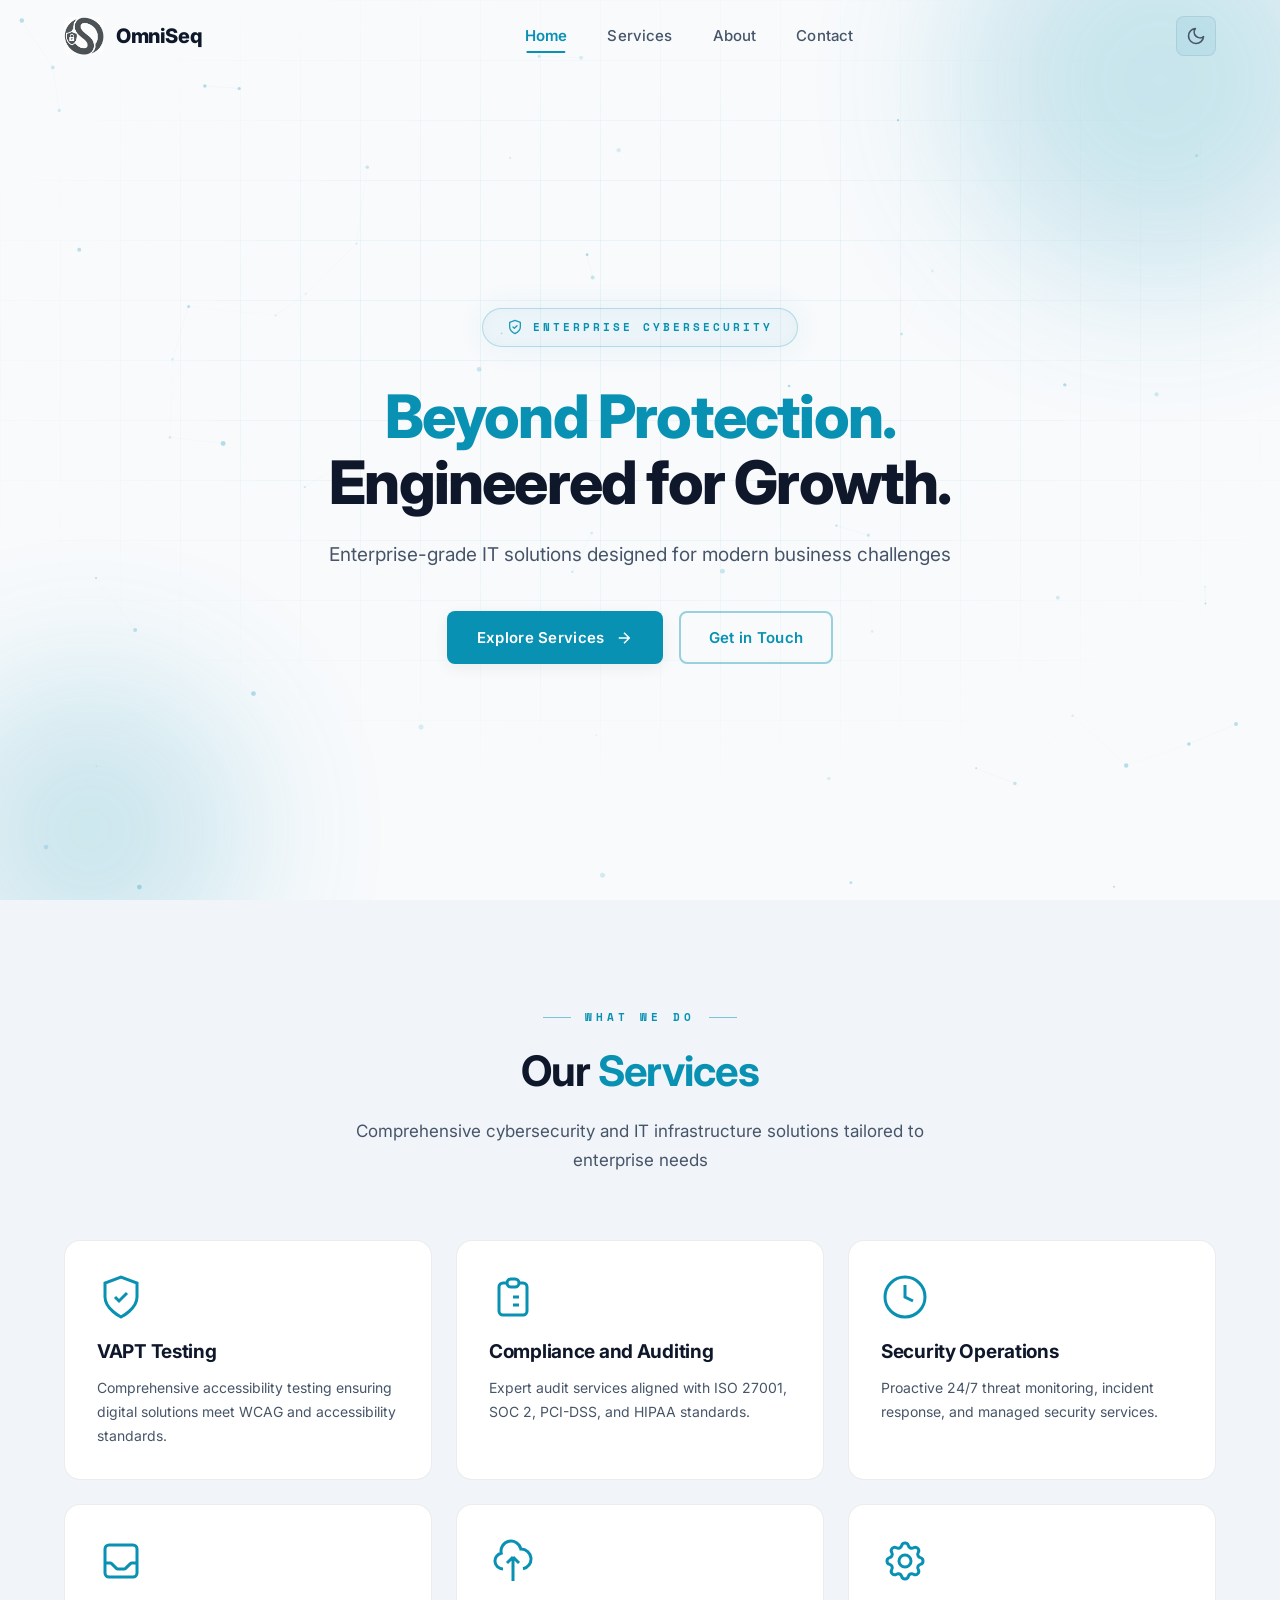
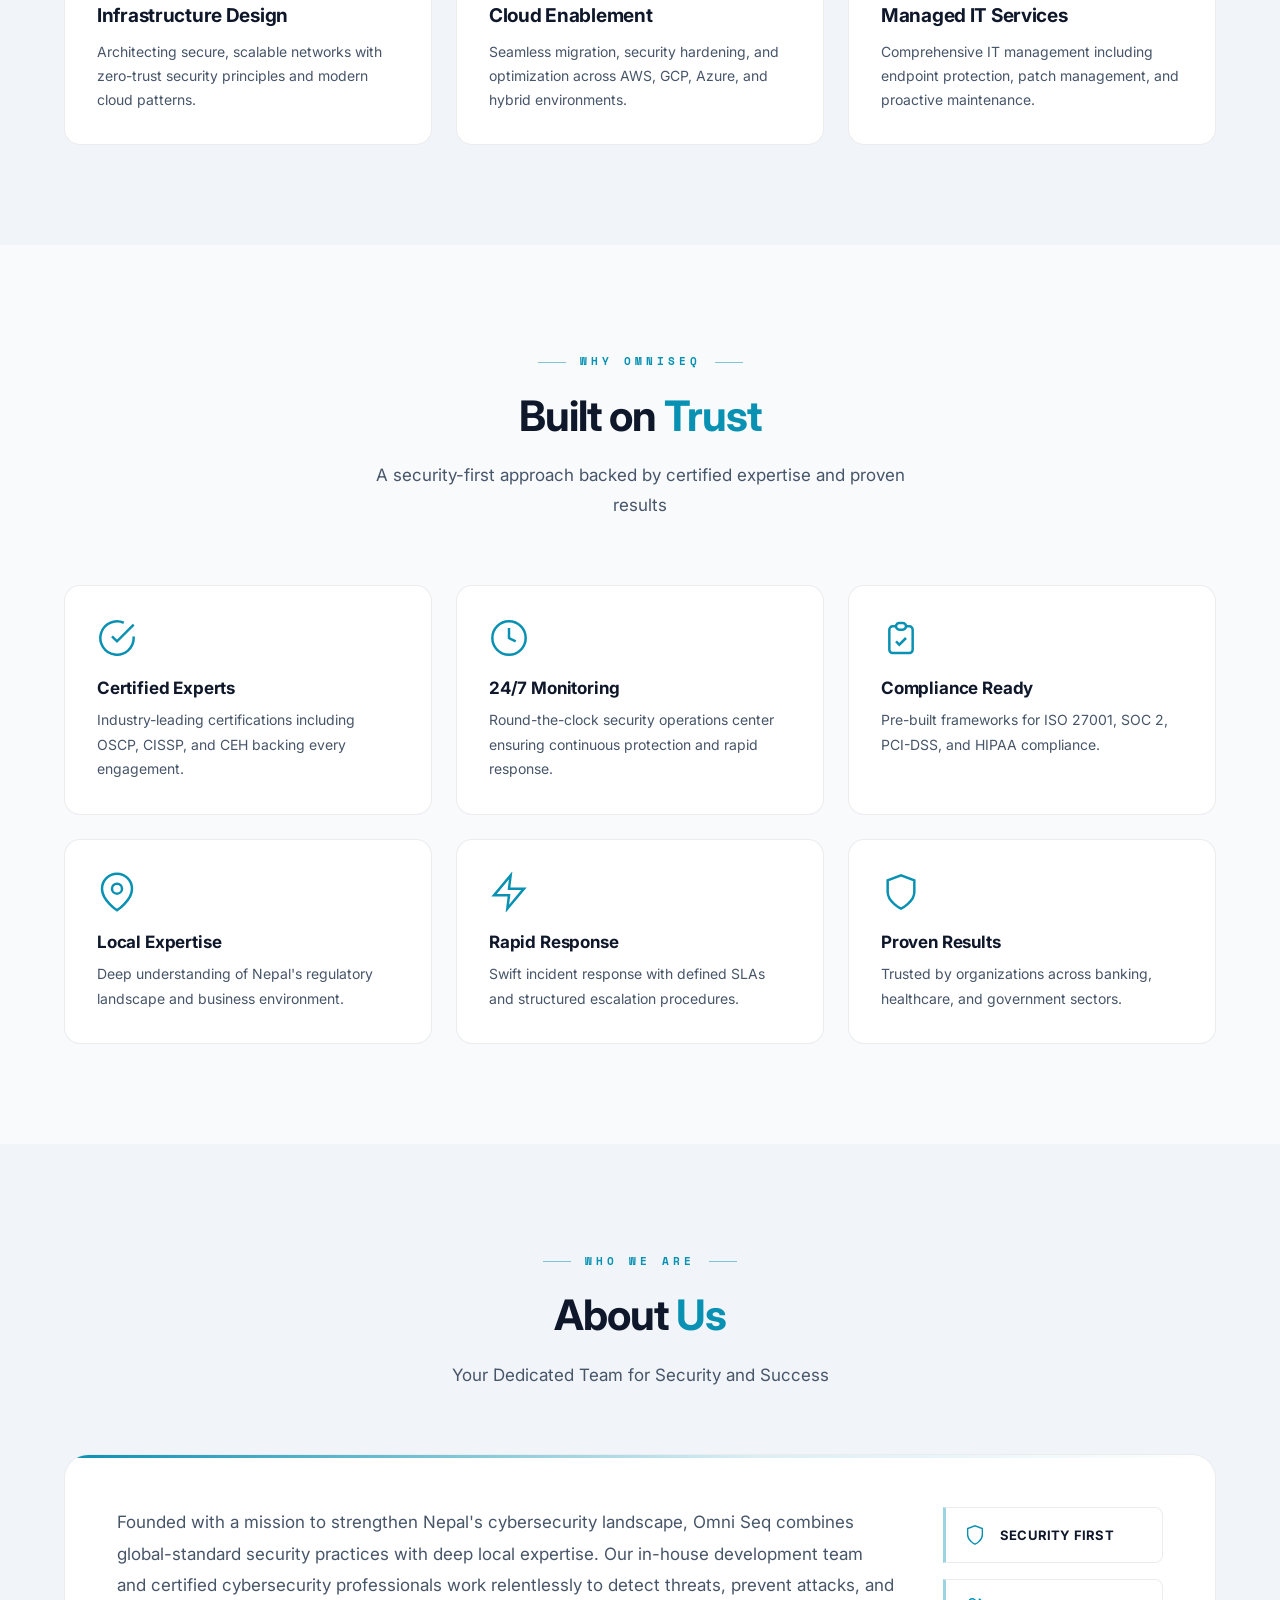
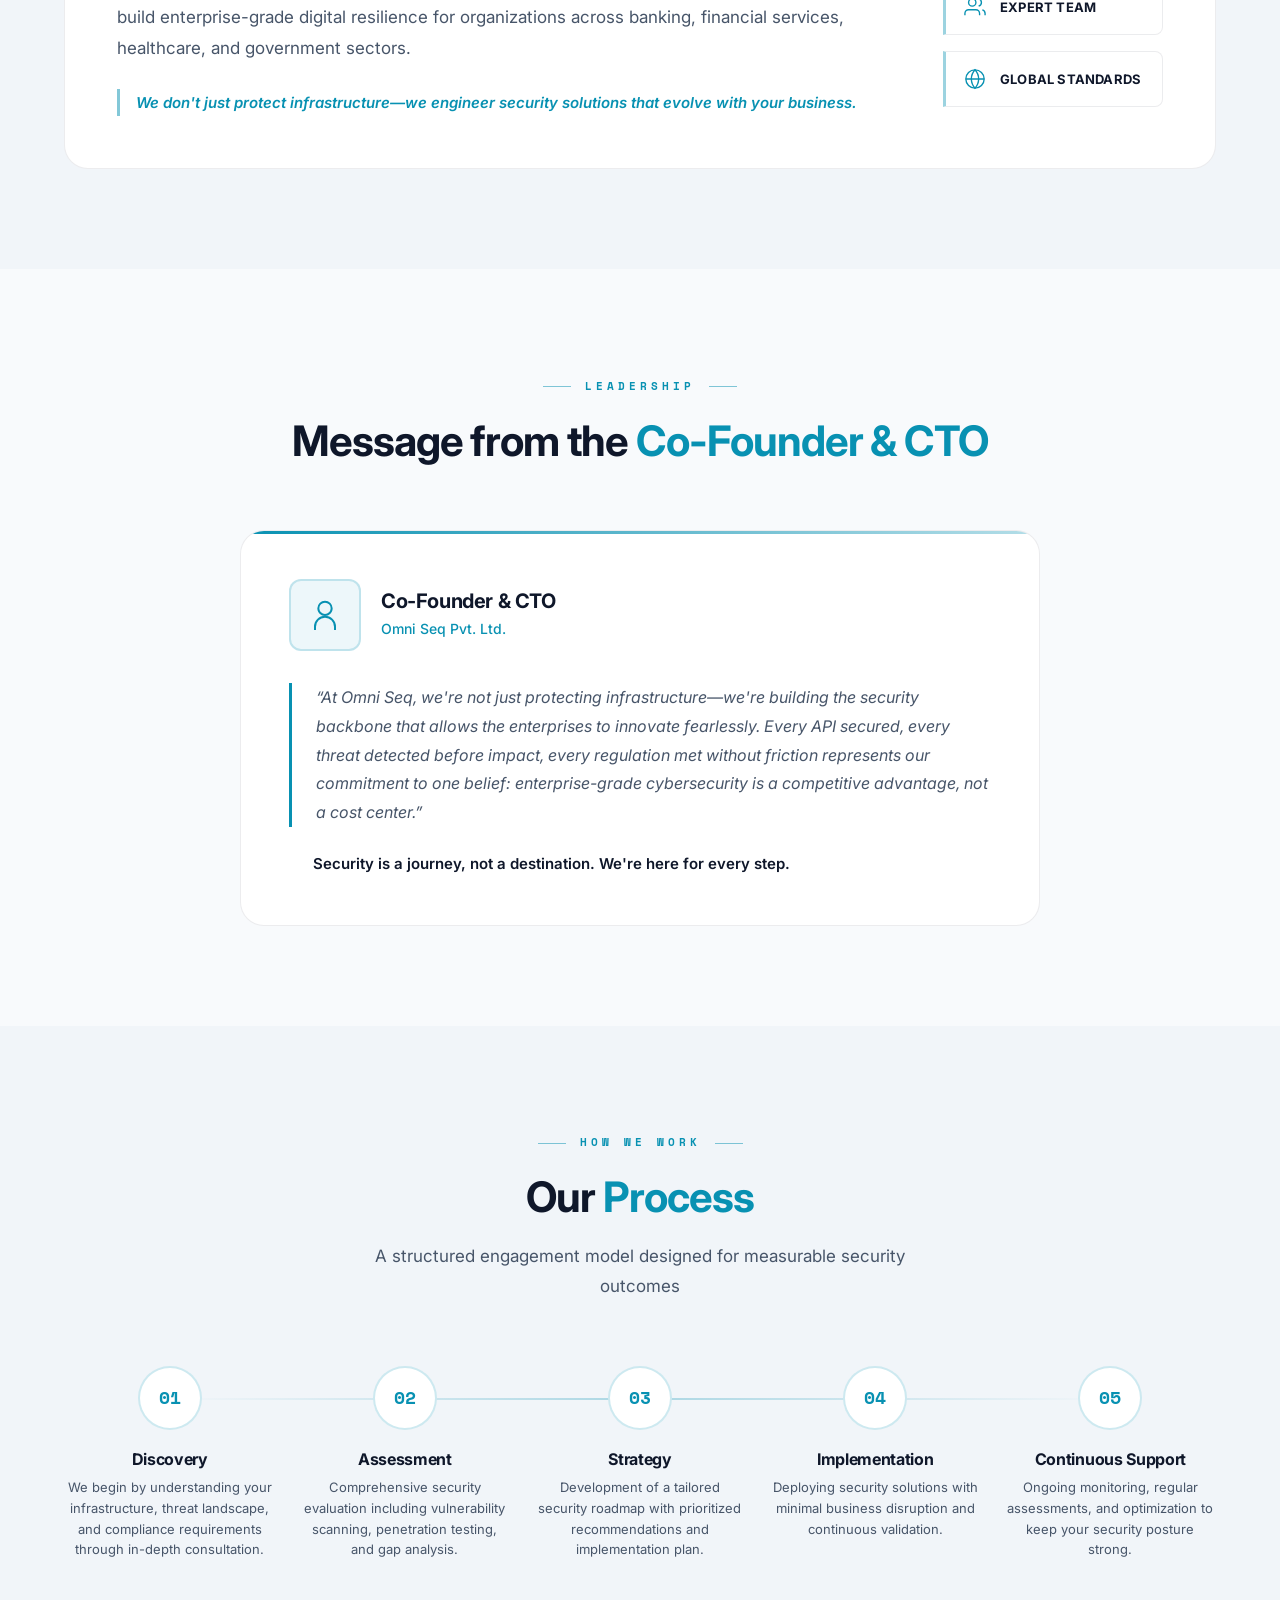
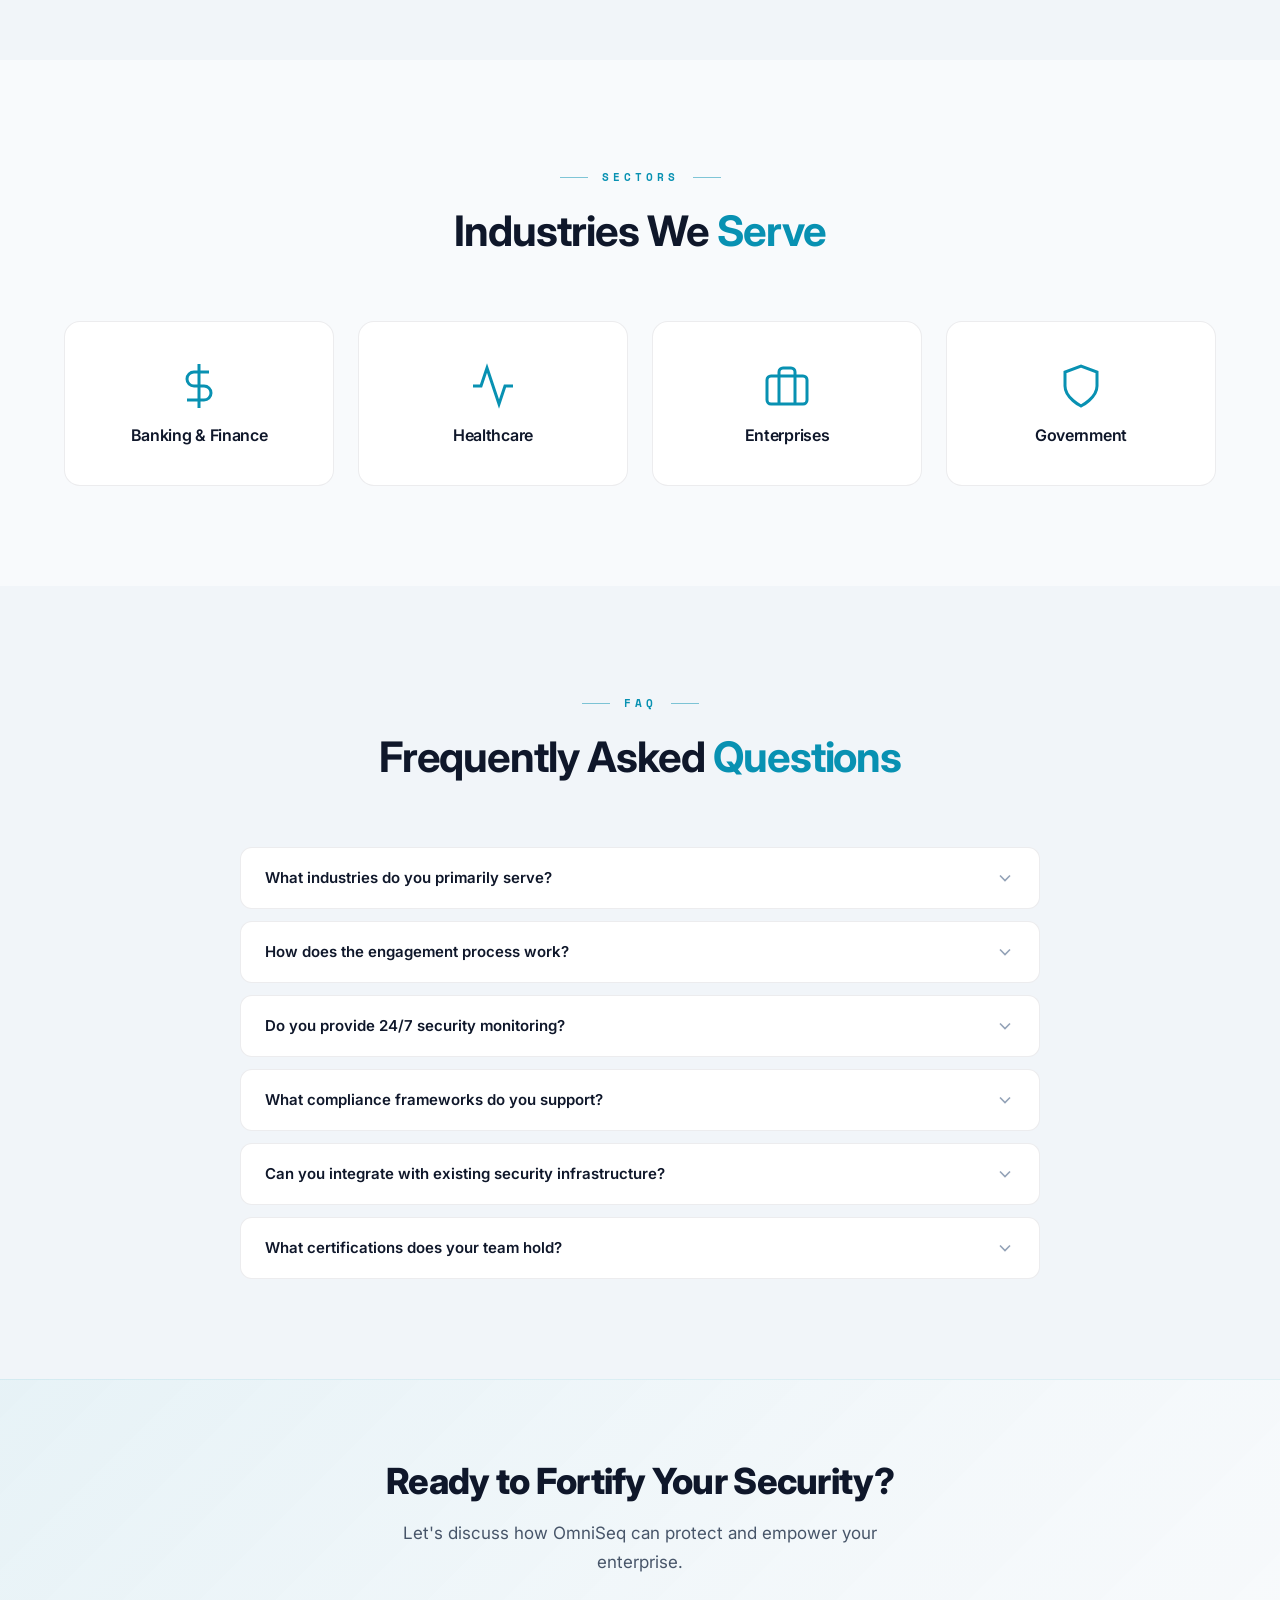
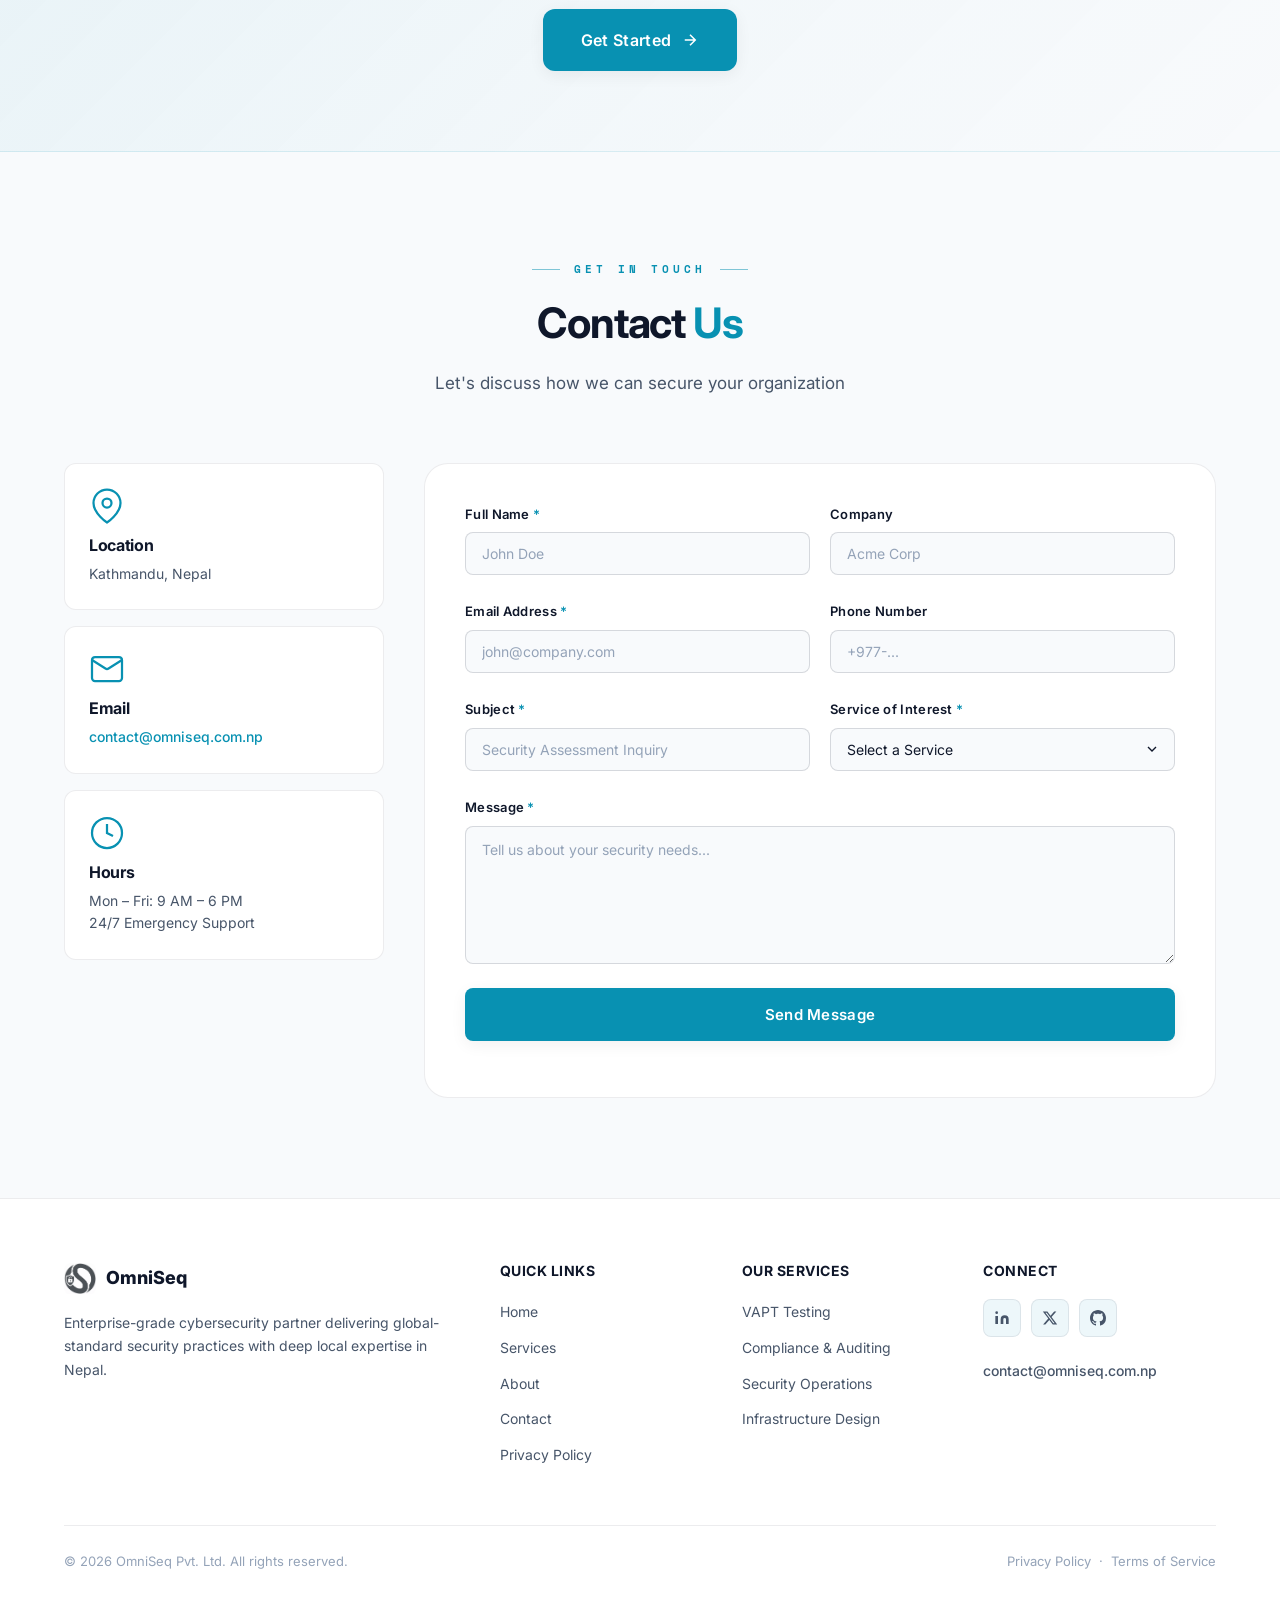
<file: index.html>
<!DOCTYPE html>
<html lang="en" data-color-scheme="light">
<head>
  <meta charset="UTF-8">
  <meta name="viewport" content="width=device-width, initial-scale=1.0">
  <meta http-equiv="X-UA-Compatible" content="IE=edge">

  <title>OmniSeq - Enterprise Cybersecurity Solutions | Nepal</title>
  <meta name="title" content="OmniSeq - Enterprise Cybersecurity Solutions | Nepal">
  <meta name="description" content="Enterprise-grade IT solutions designed for modern business challenges. VAPT testing, compliance auditing, security operations, and infrastructure design in Nepal.">
  <meta name="keywords" content="cybersecurity, VAPT testing, compliance auditing, security operations, infrastructure design, cloud enablement, managed IT services, Nepal">
  <meta name="author" content="OmniSeq Pvt. Ltd.">
  <meta name="robots" content="index, follow, max-image-preview:large, max-snippet:-1, max-video-preview:-1">
  <meta name="language" content="English">
  <meta name="googlebot" content="index, follow">
  <meta name="theme-color" content="#0891b2">

  <meta property="og:type" content="website">
  <meta property="og:url" content="https://omniseq.com.np/">
  <meta property="og:title" content="OmniSeq - Enterprise Cybersecurity Solutions">
  <meta property="og:description" content="Enterprise-grade IT solutions designed for modern business challenges. VAPT testing, compliance auditing, security operations, and infrastructure design.">

  <meta property="twitter:card" content="summary_large_image">
  <meta property="twitter:url" content="https://omniseq.com.np/">
  <meta property="twitter:title" content="OmniSeq - Enterprise Cybersecurity Solutions">
  <meta property="twitter:description" content="Enterprise-grade IT solutions designed for modern business challenges.">

  <link rel="icon" type="image/svg+xml" href="logo-optimized.svg">
  <link rel="apple-touch-icon" href="logo-optimized.svg">
  <link rel="canonical" href="https://omniseq.com.np/">

  <link rel="preconnect" href="https://fonts.googleapis.com">
  <link rel="preconnect" href="https://fonts.gstatic.com" crossorigin>
  <link href="https://fonts.googleapis.com/css2?family=Inter:wght@300;400;500;600;700;800&family=Space+Mono:wght@400;700&display=swap" rel="stylesheet">

  <link rel="stylesheet" href="style.css">

  <script type="application/ld+json">
  {
    "@context": "https://schema.org",
    "@type": "Organization",
    "name": "OmniSeq Pvt. Ltd.",
    "url": "https://omniseq.com.np",
    "logo": "https://omniseq.com.np/logo-optimized.svg",
    "description": "Enterprise-grade cybersecurity and IT infrastructure solutions",
    "address": {
      "@type": "PostalAddress",
      "addressLocality": "Kathmandu",
      "addressCountry": "NP"
    },
    "contactPoint": {
      "@type": "ContactPoint",
      "contactType": "Customer Service",
      "email": "contact@omniseq.com.np"
    },
    "sameAs": [
      "https://linkedin.com/company/omniseq",
      "https://twitter.com/omniseq",
      "https://github.com/Omni-seQ"
    ]
  }
  </script>
</head>
<body>
  <a href="#home" class="skip-link">Skip to main content</a>

  <!-- ========== HEADER ========== -->
  <header class="header" id="header">
    <div class="container header__inner">
      <a href="#home" class="header__logo" aria-label="OmniSeq Home">
        <img src="logo.png" alt="OmniSeq" class="logo-img" width="40" height="40">
        <span class="logo-text">OmniSeq</span>
      </a>

      <nav class="nav" id="mainNav" role="navigation" aria-label="Main navigation">
        <a href="#home" class="nav__link active" data-section="home">Home</a>
        <a href="#services" class="nav__link" data-section="services">Services</a>
        <a href="#about" class="nav__link" data-section="about">About</a>
        <a href="#contact" class="nav__link" data-section="contact">Contact</a>
      </nav>

      <div class="header__actions">
        <button class="theme-toggle" id="themeToggle" aria-label="Switch to dark mode" title="Toggle theme">
          <svg class="theme-icon theme-icon--moon" viewBox="0 0 24 24" fill="none" stroke="currentColor" stroke-width="2" stroke-linecap="round" stroke-linejoin="round">
            <path d="M21 12.79A9 9 0 1 1 11.21 3 7 7 0 0 0 21 12.79z"/>
          </svg>
          <svg class="theme-icon theme-icon--sun" viewBox="0 0 24 24" fill="none" stroke="currentColor" stroke-width="2" stroke-linecap="round" stroke-linejoin="round">
            <circle cx="12" cy="12" r="5"/>
            <line x1="12" y1="1" x2="12" y2="3"/><line x1="12" y1="21" x2="12" y2="23"/>
            <line x1="4.22" y1="4.22" x2="5.64" y2="5.64"/><line x1="18.36" y1="18.36" x2="19.78" y2="19.78"/>
            <line x1="1" y1="12" x2="3" y2="12"/><line x1="21" y1="12" x2="23" y2="12"/>
            <line x1="4.22" y1="19.78" x2="5.64" y2="18.36"/><line x1="18.36" y1="5.64" x2="19.78" y2="4.22"/>
          </svg>
        </button>
        <button class="mobile-toggle" id="mobileToggle" aria-label="Open menu" aria-expanded="false">
          <span></span><span></span><span></span>
        </button>
      </div>
    </div>
  </header>

  <main>
    <!-- ========== HERO ========== -->
    <section id="home" class="hero">
      <div class="hero__bg" id="heroBg">
        <div class="hero__grid"></div>
        <div class="hero__orb hero__orb--1"></div>
        <div class="hero__orb hero__orb--2"></div>
        <div class="hero__glow" id="heroGlow"></div>
        <canvas id="heroCanvas" class="hero__canvas"></canvas>
      </div>
      <div class="container hero__content">
        <span class="hero__badge">
          <svg class="hero__badge-icon" viewBox="0 0 24 24" fill="none" stroke="currentColor" stroke-width="2" stroke-linecap="round" stroke-linejoin="round"><path d="M12 22s8-4 8-10V5l-8-3-8 3v7c0 6 8 10 8 10z"/><path d="M9 12l2 2 4-4"/></svg>
          Enterprise Cybersecurity
        </span>
        <h1 class="hero__title"><em>Beyond Protection.</em><br>Engineered for Growth.</h1>
        <p class="hero__subtitle">Enterprise-grade IT solutions designed for modern business challenges</p>
        <div class="hero__actions">
          <a href="#services" class="btn btn--primary">
            <span>Explore Services</span>
            <svg viewBox="0 0 24 24" fill="none" stroke="currentColor" stroke-width="2"><path d="M5 12h14M12 5l7 7-7 7"/></svg>
          </a>
          <a href="#contact" class="btn btn--outline">Get in Touch</a>
        </div>
      </div>
    </section>

    <!-- ========== SERVICES ========== -->
    <section id="services" class="section services">
      <div class="container">
        <div class="section__header">
          <span class="section__tag">What We Do</span>
          <h2 class="section__title">Our <strong>Services</strong></h2>
          <p class="section__subtitle">Comprehensive cybersecurity and IT infrastructure solutions tailored to enterprise needs</p>
        </div>
        <div class="services__grid">

          <div class="service-card reveal" data-service="vapt-testing">
            <div class="service-card__icon">
              <svg viewBox="0 0 24 24" fill="none" stroke="currentColor" stroke-width="1.5"><path d="M12 22s8-4 8-10V5l-8-3-8 3v7c0 6 8 10 8 10z"/><path d="M9 12l2 2 4-4"/></svg>
            </div>
            <h3 class="service-card__title">VAPT Testing</h3>
            <p class="service-card__desc">Comprehensive accessibility testing ensuring digital solutions meet WCAG and accessibility standards.</p>
            <div class="service-card__details">
              <ul>
                <li>Network Testing</li>
                <li>Web Application Testing</li>
                <li>Mobile Application Testing</li>
                <li>Cloud Infrastructure Testing</li>
                <li>Detailed Accessibility Reports</li>
              </ul>
            </div>
          </div>

          <div class="service-card reveal" data-service="compliance-auditing">
            <div class="service-card__icon">
              <svg viewBox="0 0 24 24" fill="none" stroke="currentColor" stroke-width="1.5"><path d="M9 5H7a2 2 0 00-2 2v12a2 2 0 002 2h10a2 2 0 002-2V7a2 2 0 00-2-2h-2M9 5a2 2 0 002 2h2a2 2 0 002-2M9 5a2 2 0 012-2h2a2 2 0 012 2m-3 7h3m-3 4h3"/></svg>
            </div>
            <h3 class="service-card__title">Compliance and Auditing</h3>
            <p class="service-card__desc">Expert audit services aligned with ISO 27001, SOC 2, PCI-DSS, and HIPAA standards.</p>
            <div class="service-card__details">
              <ul>
                <li>ISO 27001 Compliance</li>
                <li>SOC 2 Type II Audits</li>
                <li>PCI-DSS Validation</li>
                <li>HIPAA Assessment</li>
                <li>Compliance Documentation</li>
              </ul>
            </div>
          </div>

          <div class="service-card reveal" data-service="security-operations">
            <div class="service-card__icon">
              <svg viewBox="0 0 24 24" fill="none" stroke="currentColor" stroke-width="1.5"><circle cx="12" cy="12" r="10"/><path d="M12 6v6l4 2"/></svg>
            </div>
            <h3 class="service-card__title">Security Operations</h3>
            <p class="service-card__desc">Proactive 24/7 threat monitoring, incident response, and managed security services.</p>
            <div class="service-card__details">
              <ul>
                <li>24/7 Threat Monitoring</li>
                <li>Incident Response Team</li>
                <li>Security Alert Management</li>
                <li>Vulnerability Assessment</li>
                <li>Threat Intelligence</li>
              </ul>
            </div>
          </div>

          <div class="service-card reveal" data-service="infrastructure-design">
            <div class="service-card__icon">
              <svg viewBox="0 0 24 24" fill="none" stroke="currentColor" stroke-width="1.5"><path d="M20 13V6a2 2 0 00-2-2H6a2 2 0 00-2 2v7m16 0v5a2 2 0 01-2 2H6a2 2 0 01-2-2v-5m16 0h-2.586a1 1 0 00-.707.293l-2.414 2.414a1 1 0 01-.707.293h-3.172a1 1 0 01-.707-.293l-2.414-2.414A1 1 0 006.586 13H4"/></svg>
            </div>
            <h3 class="service-card__title">Infrastructure Design</h3>
            <p class="service-card__desc">Architecting secure, scalable networks with zero-trust security principles and modern cloud patterns.</p>
            <div class="service-card__details">
              <ul>
                <li>Zero-Trust Architecture</li>
                <li>Network Design</li>
                <li>Cloud Infrastructure</li>
                <li>Load Balancing</li>
                <li>Disaster Recovery Planning</li>
              </ul>
            </div>
          </div>

          <div class="service-card reveal" data-service="cloud-enablement">
            <div class="service-card__icon">
              <svg viewBox="0 0 24 24" fill="none" stroke="currentColor" stroke-width="1.5"><path d="M7 16a4 4 0 01-.88-7.903A5 5 0 1115.9 6L16 6a5 5 0 011 9.9M15 13l-3-3m0 0l-3 3m3-3v12"/></svg>
            </div>
            <h3 class="service-card__title">Cloud Enablement</h3>
            <p class="service-card__desc">Seamless migration, security hardening, and optimization across AWS, GCP, Azure, and hybrid environments.</p>
            <div class="service-card__details">
              <ul>
                <li>AWS Security</li>
                <li>GCP Implementation</li>
                <li>Azure Configuration</li>
                <li>Hybrid Cloud Strategy</li>
                <li>Multi-Cloud Management</li>
              </ul>
            </div>
          </div>

          <div class="service-card reveal" data-service="managed-services">
            <div class="service-card__icon">
              <svg viewBox="0 0 24 24" fill="none" stroke="currentColor" stroke-width="1.5"><path d="M10.325 4.317c.426-1.756 2.924-1.756 3.35 0a1.724 1.724 0 002.573 1.066c1.543-.94 3.31.826 2.37 2.37a1.724 1.724 0 001.065 2.572c1.756.426 1.756 2.924 0 3.35a1.724 1.724 0 00-1.066 2.573c.94 1.543-.826 3.31-2.37 2.37a1.724 1.724 0 00-2.572 1.065c-.426 1.756-2.924 1.756-3.35 0a1.724 1.724 0 00-2.573-1.066c-1.543.94-3.31-.826-2.37-2.37a1.724 1.724 0 00-1.065-2.572c-1.756-.426-1.756-2.924 0-3.35a1.724 1.724 0 001.066-2.573c-.94-1.543.826-3.31 2.37-2.37.996.608 2.296.07 2.572-1.065zM12 15a3 3 0 100-6 3 3 0 000 6z"/></svg>
            </div>
            <h3 class="service-card__title">Managed IT Services</h3>
            <p class="service-card__desc">Comprehensive IT management including endpoint protection, patch management, and proactive maintenance.</p>
            <div class="service-card__details">
              <ul>
                <li>Patch Management</li>
                <li>Endpoint Protection</li>
                <li>System Monitoring</li>
                <li>Backup &amp; Recovery</li>
                <li>Technical Support</li>
              </ul>
            </div>
          </div>

        </div>
      </div>
    </section>

    <!-- ========== WHY CHOOSE US ========== -->
    <section class="section why-us">
      <div class="container">
        <div class="section__header">
          <span class="section__tag">Why OmniSeq</span>
          <h2 class="section__title">Built on <strong>Trust</strong></h2>
          <p class="section__subtitle">A security-first approach backed by certified expertise and proven results</p>
        </div>
        <div class="why-us__grid">
          <div class="trust-card reveal">
            <div class="trust-card__icon">
              <svg viewBox="0 0 24 24" fill="none" stroke="currentColor" stroke-width="1.5"><path d="M22 11.08V12a10 10 0 11-5.93-9.14"/><path d="M22 4L12 14.01l-3-3"/></svg>
            </div>
            <h3 class="trust-card__title">Certified Experts</h3>
            <p class="trust-card__desc">Industry-leading certifications including OSCP, CISSP, and CEH backing every engagement.</p>
          </div>
          <div class="trust-card reveal">
            <div class="trust-card__icon">
              <svg viewBox="0 0 24 24" fill="none" stroke="currentColor" stroke-width="1.5"><circle cx="12" cy="12" r="10"/><path d="M12 6v6l4 2"/></svg>
            </div>
            <h3 class="trust-card__title">24/7 Monitoring</h3>
            <p class="trust-card__desc">Round-the-clock security operations center ensuring continuous protection and rapid response.</p>
          </div>
          <div class="trust-card reveal">
            <div class="trust-card__icon">
              <svg viewBox="0 0 24 24" fill="none" stroke="currentColor" stroke-width="1.5"><path d="M9 5H7a2 2 0 00-2 2v12a2 2 0 002 2h10a2 2 0 002-2V7a2 2 0 00-2-2h-2"/><path d="M9 5a2 2 0 002 2h2a2 2 0 002-2M9 5a2 2 0 012-2h2a2 2 0 012 2"/><path d="M9 14l2 2 4-4"/></svg>
            </div>
            <h3 class="trust-card__title">Compliance Ready</h3>
            <p class="trust-card__desc">Pre-built frameworks for ISO 27001, SOC 2, PCI-DSS, and HIPAA compliance.</p>
          </div>
          <div class="trust-card reveal">
            <div class="trust-card__icon">
              <svg viewBox="0 0 24 24" fill="none" stroke="currentColor" stroke-width="1.5"><path d="M21 10c0 7-9 13-9 13s-9-6-9-13a9 9 0 0118 0z"/><circle cx="12" cy="10" r="3"/></svg>
            </div>
            <h3 class="trust-card__title">Local Expertise</h3>
            <p class="trust-card__desc">Deep understanding of Nepal's regulatory landscape and business environment.</p>
          </div>
          <div class="trust-card reveal">
            <div class="trust-card__icon">
              <svg viewBox="0 0 24 24" fill="none" stroke="currentColor" stroke-width="1.5"><path d="M13 2L3 14h9l-1 8 10-12h-9l1-8z"/></svg>
            </div>
            <h3 class="trust-card__title">Rapid Response</h3>
            <p class="trust-card__desc">Swift incident response with defined SLAs and structured escalation procedures.</p>
          </div>
          <div class="trust-card reveal">
            <div class="trust-card__icon">
              <svg viewBox="0 0 24 24" fill="none" stroke="currentColor" stroke-width="1.5"><path d="M12 22s8-4 8-10V5l-8-3-8 3v7c0 6 8 10 8 10z"/></svg>
            </div>
            <h3 class="trust-card__title">Proven Results</h3>
            <p class="trust-card__desc">Trusted by organizations across banking, healthcare, and government sectors.</p>
          </div>
        </div>
      </div>
    </section>

    <!-- ========== ABOUT ========== -->
    <section id="about" class="section about">
      <div class="container">
        <div class="section__header">
          <span class="section__tag">Who We Are</span>
          <h2 class="section__title">About <strong>Us</strong></h2>
          <p class="section__subtitle">Your Dedicated Team for Security and Success</p>
        </div>
        <div class="about__content reveal">
          <div class="about__mission">
            <p>Founded with a mission to strengthen Nepal's cybersecurity landscape, Omni Seq combines global-standard security practices with deep local expertise. Our in-house development team and certified cybersecurity professionals work relentlessly to detect threats, prevent attacks, and build enterprise-grade digital resilience for organizations across banking, financial services, healthcare, and government sectors.</p>
            <p>We don't just protect infrastructure&mdash;we engineer security solutions that evolve with your business.</p>
          </div>
          <div class="about__stats">
            <div class="about__stat">
              <svg viewBox="0 0 24 24" fill="none" stroke="currentColor" stroke-width="1.5"><path d="M12 22s8-4 8-10V5l-8-3-8 3v7c0 6 8 10 8 10z"/></svg>
              <span>Security First</span>
            </div>
            <div class="about__stat">
              <svg viewBox="0 0 24 24" fill="none" stroke="currentColor" stroke-width="1.5"><path d="M17 21v-2a4 4 0 00-4-4H5a4 4 0 00-4 4v2"/><circle cx="9" cy="7" r="4"/><path d="M23 21v-2a4 4 0 00-3-3.87"/><path d="M16 3.13a4 4 0 010 7.75"/></svg>
              <span>Expert Team</span>
            </div>
            <div class="about__stat">
              <svg viewBox="0 0 24 24" fill="none" stroke="currentColor" stroke-width="1.5"><circle cx="12" cy="12" r="10"/><path d="M2 12h20"/><path d="M12 2a15.3 15.3 0 014 10 15.3 15.3 0 01-4 10 15.3 15.3 0 01-4-10 15.3 15.3 0 014-10z"/></svg>
              <span>Global Standards</span>
            </div>
          </div>
        </div>
      </div>
    </section>

    <!-- ========== LEADERSHIP ========== -->
    <section class="section leadership">
      <div class="container">
        <div class="section__header">
          <span class="section__tag">Leadership</span>
          <h2 class="section__title">Message from the <strong>Co-Founder &amp; CTO</strong></h2>
        </div>
        <div class="leadership__card reveal">
          <div class="leadership__top">
            <div class="leadership__avatar">
              <div class="leadership__avatar-inner">
                <svg viewBox="0 0 24 24" fill="none" stroke="currentColor" stroke-width="1.2"><circle cx="12" cy="8" r="4"/><path d="M6 21v-2a6 6 0 0112 0v2"/></svg>
              </div>
            </div>
            <div class="leadership__info">
              <h3 class="leadership__name">Co-Founder &amp; CTO</h3>
              <p class="leadership__designation">Omni Seq Pvt. Ltd.</p>
            </div>
          </div>
          <blockquote class="leadership__quote">
            &ldquo;At Omni Seq, we're not just protecting infrastructure&mdash;we're building the security backbone that allows the enterprises to innovate fearlessly. Every API secured, every threat detected before impact, every regulation met without friction represents our commitment to one belief: enterprise-grade cybersecurity is a competitive advantage, not a cost center.&rdquo;
          </blockquote>
          <p class="leadership__closing">Security is a journey, not a destination. We're here for every step.</p>
        </div>
      </div>
    </section>

    <!-- ========== PROCESS ========== -->
    <section class="section process">
      <div class="container">
        <div class="section__header">
          <span class="section__tag">How We Work</span>
          <h2 class="section__title">Our <strong>Process</strong></h2>
          <p class="section__subtitle">A structured engagement model designed for measurable security outcomes</p>
        </div>
        <div class="process__timeline">
          <div class="process__step reveal">
            <div class="process__number">01</div>
            <h3 class="process__title">Discovery</h3>
            <p class="process__desc">We begin by understanding your infrastructure, threat landscape, and compliance requirements through in-depth consultation.</p>
          </div>
          <div class="process__step reveal">
            <div class="process__number">02</div>
            <h3 class="process__title">Assessment</h3>
            <p class="process__desc">Comprehensive security evaluation including vulnerability scanning, penetration testing, and gap analysis.</p>
          </div>
          <div class="process__step reveal">
            <div class="process__number">03</div>
            <h3 class="process__title">Strategy</h3>
            <p class="process__desc">Development of a tailored security roadmap with prioritized recommendations and implementation plan.</p>
          </div>
          <div class="process__step reveal">
            <div class="process__number">04</div>
            <h3 class="process__title">Implementation</h3>
            <p class="process__desc">Deploying security solutions with minimal business disruption and continuous validation.</p>
          </div>
          <div class="process__step reveal">
            <div class="process__number">05</div>
            <h3 class="process__title">Continuous Support</h3>
            <p class="process__desc">Ongoing monitoring, regular assessments, and optimization to keep your security posture strong.</p>
          </div>
        </div>
      </div>
    </section>

    <!-- ========== INDUSTRIES ========== -->
    <section class="section industries">
      <div class="container">
        <div class="section__header">
          <span class="section__tag">Sectors</span>
          <h2 class="section__title">Industries We <strong>Serve</strong></h2>
        </div>
        <div class="industries__grid">
          <div class="industry-card reveal">
            <div class="industry-card__icon">
              <svg viewBox="0 0 24 24" fill="none" stroke="currentColor" stroke-width="1.5"><path d="M12 1v22M17 5H9.5a3.5 3.5 0 000 7h5a3.5 3.5 0 010 7H6"/></svg>
            </div>
            <h4 class="industry-card__name">Banking &amp; Finance</h4>
          </div>
          <div class="industry-card reveal">
            <div class="industry-card__icon">
              <svg viewBox="0 0 24 24" fill="none" stroke="currentColor" stroke-width="1.5"><path d="M22 12h-4l-3 9L9 3l-3 9H2"/></svg>
            </div>
            <h4 class="industry-card__name">Healthcare</h4>
          </div>
          <div class="industry-card reveal">
            <div class="industry-card__icon">
              <svg viewBox="0 0 24 24" fill="none" stroke="currentColor" stroke-width="1.5"><rect x="2" y="7" width="20" height="14" rx="2"/><path d="M16 21V5a2 2 0 00-2-2h-4a2 2 0 00-2 2v16"/></svg>
            </div>
            <h4 class="industry-card__name">Enterprises</h4>
          </div>
          <div class="industry-card reveal">
            <div class="industry-card__icon">
              <svg viewBox="0 0 24 24" fill="none" stroke="currentColor" stroke-width="1.5"><path d="M12 22s8-4 8-10V5l-8-3-8 3v7c0 6 8 10 8 10z"/></svg>
            </div>
            <h4 class="industry-card__name">Government</h4>
          </div>
        </div>
      </div>
    </section>

    <!-- ========== FAQ ========== -->
    <section class="section faq">
      <div class="container">
        <div class="section__header">
          <span class="section__tag">FAQ</span>
          <h2 class="section__title">Frequently Asked <strong>Questions</strong></h2>
        </div>
        <div class="faq__list">
          <div class="faq__item reveal">
            <button class="faq__question" aria-expanded="false">
              <span>What industries do you primarily serve?</span>
              <svg class="faq__chevron" viewBox="0 0 24 24" fill="none" stroke="currentColor" stroke-width="2"><path d="M6 9l6 6 6-6"/></svg>
            </button>
            <div class="faq__answer" aria-hidden="true">
              <p>We serve banking &amp; finance, healthcare, enterprises, and government sectors, providing tailored cybersecurity solutions for each industry's unique regulatory and security requirements.</p>
            </div>
          </div>
          <div class="faq__item reveal">
            <button class="faq__question" aria-expanded="false">
              <span>How does the engagement process work?</span>
              <svg class="faq__chevron" viewBox="0 0 24 24" fill="none" stroke="currentColor" stroke-width="2"><path d="M6 9l6 6 6-6"/></svg>
            </button>
            <div class="faq__answer" aria-hidden="true">
              <p>Our structured process begins with discovery and assessment, followed by strategy development, implementation, and continuous monitoring. Each phase is designed for measurable outcomes.</p>
            </div>
          </div>
          <div class="faq__item reveal">
            <button class="faq__question" aria-expanded="false">
              <span>Do you provide 24/7 security monitoring?</span>
              <svg class="faq__chevron" viewBox="0 0 24 24" fill="none" stroke="currentColor" stroke-width="2"><path d="M6 9l6 6 6-6"/></svg>
            </button>
            <div class="faq__answer" aria-hidden="true">
              <p>Yes, our Security Operations Center provides round-the-clock threat monitoring, incident response, and security alert management with defined SLAs.</p>
            </div>
          </div>
          <div class="faq__item reveal">
            <button class="faq__question" aria-expanded="false">
              <span>What compliance frameworks do you support?</span>
              <svg class="faq__chevron" viewBox="0 0 24 24" fill="none" stroke="currentColor" stroke-width="2"><path d="M6 9l6 6 6-6"/></svg>
            </button>
            <div class="faq__answer" aria-hidden="true">
              <p>We support ISO 27001, SOC 2 Type II, PCI-DSS, HIPAA, and other major compliance frameworks with pre-built assessment templates and documentation.</p>
            </div>
          </div>
          <div class="faq__item reveal">
            <button class="faq__question" aria-expanded="false">
              <span>Can you integrate with existing security infrastructure?</span>
              <svg class="faq__chevron" viewBox="0 0 24 24" fill="none" stroke="currentColor" stroke-width="2"><path d="M6 9l6 6 6-6"/></svg>
            </button>
            <div class="faq__answer" aria-hidden="true">
              <p>Absolutely. We assess your current setup and build upon it, integrating new solutions seamlessly with your existing tools and workflows.</p>
            </div>
          </div>
          <div class="faq__item reveal">
            <button class="faq__question" aria-expanded="false">
              <span>What certifications does your team hold?</span>
              <svg class="faq__chevron" viewBox="0 0 24 24" fill="none" stroke="currentColor" stroke-width="2"><path d="M6 9l6 6 6-6"/></svg>
            </button>
            <div class="faq__answer" aria-hidden="true">
              <p>Our team holds industry-recognized certifications including OSCP, CISSP, CEH, and platform-specific credentials for AWS, Azure, and GCP security.</p>
            </div>
          </div>
        </div>
      </div>
    </section>

    <!-- ========== CTA BAND ========== -->
    <section class="cta-band">
      <div class="container cta-band__inner">
        <h2 class="cta-band__title">Ready to Fortify Your Security?</h2>
        <p class="cta-band__text">Let's discuss how OmniSeq can protect and empower your enterprise.</p>
        <a href="#contact" class="btn btn--primary btn--lg">
          <span>Get Started</span>
          <svg viewBox="0 0 24 24" fill="none" stroke="currentColor" stroke-width="2"><path d="M5 12h14M12 5l7 7-7 7"/></svg>
        </a>
      </div>
    </section>

    <!-- ========== CONTACT ========== -->
    <section id="contact" class="section contact">
      <div class="container">
        <div class="section__header">
          <span class="section__tag">Get in Touch</span>
          <h2 class="section__title">Contact <strong>Us</strong></h2>
          <p class="section__subtitle">Let's discuss how we can secure your organization</p>
        </div>
        <div class="contact__grid">
          <div class="contact__info">
            <div class="contact-box reveal">
              <div class="contact-box__icon">
                <svg viewBox="0 0 24 24" fill="none" stroke="currentColor" stroke-width="1.5"><path d="M21 10c0 7-9 13-9 13s-9-6-9-13a9 9 0 0118 0z"/><circle cx="12" cy="10" r="3"/></svg>
              </div>
              <h4>Location</h4>
              <p>Kathmandu, Nepal</p>
            </div>
            <div class="contact-box reveal">
              <div class="contact-box__icon">
                <svg viewBox="0 0 24 24" fill="none" stroke="currentColor" stroke-width="1.5"><rect x="2" y="4" width="20" height="16" rx="2"/><path d="M22 6l-8.97 5.7a1.94 1.94 0 01-2.06 0L2 6"/></svg>
              </div>
              <h4>Email</h4>
              <p><a href="mailto:contact@omniseq.com.np" id="emailLink">contact@omniseq.com.np</a></p>
            </div>
            <div class="contact-box reveal">
              <div class="contact-box__icon">
                <svg viewBox="0 0 24 24" fill="none" stroke="currentColor" stroke-width="1.5"><circle cx="12" cy="12" r="10"/><path d="M12 6v6l4 2"/></svg>
              </div>
              <h4>Hours</h4>
              <p>Mon &ndash; Fri: 9 AM &ndash; 6 PM<br>24/7 Emergency Support</p>
            </div>
          </div>

          <!--
            CONTACT FORM — Integration Architecture:
            GitHub Pages is static and cannot securely store SMTP or API secrets.
            Actual email sending happens in a Cloudflare Worker.
            The Worker calls the Zoho Mail API using server-side OAuth credentials.
            Turnstile token must be validated server-side by the Worker.
            CORS on the Worker must only allow the production site origin.
          -->
          <form class="contact__form" id="contactForm" novalidate>
            <div class="form__row">
              <div class="form__group">
                <label for="contactName" class="form__label">Full Name <span class="form__required">*</span></label>
                <input type="text" id="contactName" name="name" class="form__input" required minlength="2" maxlength="100" placeholder="John Doe" autocomplete="name">
                <span class="form__error" id="nameError"></span>
              </div>
              <div class="form__group">
                <label for="contactCompany" class="form__label">Company</label>
                <input type="text" id="contactCompany" name="company" class="form__input" maxlength="100" placeholder="Acme Corp" autocomplete="organization">
                <span class="form__error" id="companyError"></span>
              </div>
            </div>
            <div class="form__row">
              <div class="form__group">
                <label for="contactEmail" class="form__label">Email Address <span class="form__required">*</span></label>
                <input type="email" id="contactEmail" name="email" class="form__input" required maxlength="254" placeholder="john@company.com" autocomplete="email">
                <span class="form__error" id="emailError"></span>
              </div>
              <div class="form__group">
                <label for="contactPhone" class="form__label">Phone Number</label>
                <input type="tel" id="contactPhone" name="phone" class="form__input" maxlength="20" placeholder="+977-..." autocomplete="tel">
                <span class="form__error" id="phoneError"></span>
              </div>
            </div>
            <div class="form__row">
              <div class="form__group">
                <label for="contactSubject" class="form__label">Subject <span class="form__required">*</span></label>
                <input type="text" id="contactSubject" name="subject" class="form__input" required minlength="3" maxlength="200" placeholder="Security Assessment Inquiry">
                <span class="form__error" id="subjectError"></span>
              </div>
              <div class="form__group">
                <label for="contactService" class="form__label">Service of Interest <span class="form__required">*</span></label>
                <select id="contactService" name="service" class="form__input form__select" required>
                  <option value="">Select a Service</option>
                  <option value="vapt-testing">VAPT Testing</option>
                  <option value="compliance-auditing">Compliance &amp; Auditing</option>
                  <option value="security-operations">Security Operations</option>
                  <option value="infrastructure-design">Infrastructure Design</option>
                  <option value="cloud-enablement">Cloud Enablement</option>
                  <option value="managed-it-services">Managed IT Services</option>
                </select>
                <span class="form__error" id="serviceError"></span>
              </div>
            </div>
            <div class="form__group">
              <label for="contactMessage" class="form__label">Message <span class="form__required">*</span></label>
              <textarea id="contactMessage" name="message" class="form__input form__textarea" required minlength="10" maxlength="2000" rows="5" placeholder="Tell us about your security needs..."></textarea>
              <span class="form__error" id="messageError"></span>
            </div>

            <!-- Honeypot field — hidden from real users, bots fill it -->
            <div class="form__hp" aria-hidden="true" tabindex="-1">
              <label for="contactWebsite">Website</label>
              <input type="text" id="contactWebsite" name="website" tabindex="-1" autocomplete="off">
            </div>

            <!-- Cloudflare Turnstile widget -->
            <div class="form__turnstile">
              <div id="turnstileWidget"></div>
              <span class="form__error" id="turnstileError"></span>
            </div>

            <button type="submit" class="btn btn--primary btn--full" id="contactSubmit">
              <span class="btn__text">Send Message</span>
              <span class="btn__loading">
                <svg class="spinner" viewBox="0 0 24 24" fill="none"><circle cx="12" cy="12" r="10" stroke="currentColor" stroke-width="3" stroke-dasharray="31.42" stroke-linecap="round"/></svg>
                Sending&hellip;
              </span>
            </button>
            <div class="form__status" id="formStatus" role="alert" aria-live="polite"></div>
          </form>
        </div>
      </div>
    </section>
  </main>

  <!-- ========== FOOTER ========== -->
  <footer class="footer">
    <div class="container">
      <div class="footer__grid">
        <div class="footer__brand">
          <a href="#home" class="footer__logo">
            <img src="logo.png" alt="OmniSeq" class="logo-img" width="32" height="32">
            <span>OmniSeq</span>
          </a>
          <p>Enterprise-grade cybersecurity partner delivering global-standard security practices with deep local expertise in Nepal.</p>
        </div>
        <div class="footer__column">
          <h4>Quick Links</h4>
          <ul>
            <li><a href="#home">Home</a></li>
            <li><a href="#services">Services</a></li>
            <li><a href="#about">About</a></li>
            <li><a href="#contact">Contact</a></li>
            <li><a href="privacy.html">Privacy Policy</a></li>
          </ul>
        </div>
        <div class="footer__column">
          <h4>Our Services</h4>
          <ul>
            <li><a href="#services">VAPT Testing</a></li>
            <li><a href="#services">Compliance &amp; Auditing</a></li>
            <li><a href="#services">Security Operations</a></li>
            <li><a href="#services">Infrastructure Design</a></li>
          </ul>
        </div>
        <div class="footer__column">
          <h4>Connect</h4>
          <div class="footer__socials">
            <a href="https://linkedin.com/company/omniseq" class="footer__social" title="LinkedIn" target="_blank" rel="noopener noreferrer">
              <svg viewBox="0 0 24 24" fill="currentColor"><path d="M16 8a6 6 0 016 6v7h-4v-7a2 2 0 00-2-2 2 2 0 00-2 2v7h-4v-7a6 6 0 016-6zM2 9h4v12H2z"/><circle cx="4" cy="4" r="2"/></svg>
            </a>
            <a href="https://twitter.com/" class="footer__social" title="Twitter" target="_blank" rel="noopener noreferrer">
              <svg viewBox="0 0 24 24" fill="currentColor"><path d="M18.244 2.25h3.308l-7.227 8.26 8.502 11.24H16.17l-5.214-6.817L4.99 21.75H1.68l7.73-8.835L1.254 2.25H8.08l4.713 6.231zm-1.161 17.52h1.833L7.084 4.126H5.117z"/></svg>
            </a>
            <a href="https://github.com/Omni-seQ" class="footer__social" title="GitHub" target="_blank" rel="noopener noreferrer">
              <svg viewBox="0 0 24 24" fill="currentColor"><path d="M12 0C5.37 0 0 5.37 0 12c0 5.31 3.435 9.795 8.205 11.385.6.105.825-.255.825-.57 0-.285-.015-1.23-.015-2.235-3.015.555-3.795-.735-4.035-1.41-.135-.345-.72-1.41-1.23-1.695-.42-.225-1.02-.78-.015-.795.945-.015 1.62.87 1.845 1.23 1.08 1.815 2.805 1.305 3.495.99.105-.78.42-1.305.765-1.605-2.67-.3-5.46-1.335-5.46-5.925 0-1.305.465-2.385 1.23-3.225-.12-.3-.54-1.53.12-3.18 0 0 1.005-.315 3.3 1.23.96-.27 1.98-.405 3-.405s2.04.135 3 .405c2.295-1.56 3.3-1.23 3.3-1.23.66 1.65.24 2.88.12 3.18.765.84 1.23 1.905 1.23 3.225 0 4.605-2.805 5.625-5.475 5.925.435.375.81 1.095.81 2.22 0 1.605-.015 2.895-.015 3.3 0 .315.225.69.825.57A12.02 12.02 0 0024 12c0-6.63-5.37-12-12-12z"/></svg>
            </a>
          </div>
          <p class="footer__email">
            <a href="mailto:contact@omniseq.com.np">contact@omniseq.com.np</a>
          </p>
        </div>
      </div>
      <div class="footer__bottom">
        <p>&copy; <span id="currentYear">2025</span> OmniSeq Pvt. Ltd. All rights reserved.</p>
        <div class="footer__links">
          <a href="privacy.html">Privacy Policy</a>
          <span class="footer__sep">&middot;</span>
          <a href="#">Terms of Service</a>
        </div>
      </div>
    </div>
  </footer>

  <!-- Scroll to Top -->
  <button class="scroll-top" id="scrollTop" aria-label="Scroll to top">
    <svg viewBox="0 0 24 24" fill="none" stroke="currentColor" stroke-width="2.5" stroke-linecap="round" stroke-linejoin="round"><path d="M18 15l-6-6-6 6"/></svg>
  </button>

  <!-- Cloudflare Turnstile (loaded async, rendered explicitly in JS) -->
  <script src="https://challenges.cloudflare.com/turnstile/v0/api.js?render=explicit" async defer></script>
  <script src="script.js"></script>
</body>
</html>
</file>
<file: style.css>
/* ============================================
   OMNISEQ — Premium Cybersecurity Website
   Design System & Styles
   ============================================ */

/* === DESIGN TOKENS === */
:root {
  /* Colors — Light Mode */
  --bg-primary: #f8fafc;
  --bg-secondary: #f1f5f9;
  --bg-surface: #ffffff;
  --bg-elevated: #f0f7ff;
  --border: rgba(15, 23, 42, 0.08);
  --border-strong: rgba(15, 23, 42, 0.15);
  --text: #0f172a;
  --text-secondary: #475569;
  --text-muted: #94a3b8;
  --accent: #0891b2;
  --accent-hover: #0e7490;
  --accent-soft: rgba(8, 145, 178, 0.07);
  --accent-glow: rgba(8, 145, 178, 0.15);
  --accent-rgb: 8, 145, 178;
  --btn-text: #ffffff;
  --error: #dc2626;
  --error-soft: rgba(220, 38, 38, 0.08);
  --success: #059669;
  --success-soft: rgba(5, 150, 105, 0.08);
  --hero-grid: rgba(8, 145, 178, 0.06);

  /* Typography */
  --font-sans: 'Inter', -apple-system, BlinkMacSystemFont, 'Segoe UI', Roboto, sans-serif;
  --font-mono: 'Space Mono', ui-monospace, SFMono-Regular, Menlo, monospace;

  /* Spacing */
  --header-h: 72px;
  --section-py: 100px;
  --container-max: 1200px;

  /* Radius */
  --radius-sm: 8px;
  --radius-md: 12px;
  --radius-lg: 16px;
  --radius-xl: 24px;
  --radius-full: 9999px;

  /* Shadows */
  --shadow-sm: 0 1px 3px rgba(0,0,0,0.04);
  --shadow-md: 0 4px 16px rgba(0,0,0,0.06);
  --shadow-lg: 0 8px 32px rgba(0,0,0,0.08);
  --shadow-glow: 0 0 20px rgba(var(--accent-rgb), 0.15);

  /* Motion */
  --ease: cubic-bezier(0.16, 1, 0.3, 1);
  --duration: 0.3s;
  --duration-slow: 0.5s;

  /* Select caret */
  --caret: url("data:image/svg+xml,%3Csvg xmlns='http://www.w3.org/2000/svg' width='16' height='16' viewBox='0 0 24 24' fill='none' stroke='%230f172a' stroke-width='2'%3E%3Cpath d='M6 9l6 6 6-6'/%3E%3C/svg%3E");
}

/* === DARK MODE === */
[data-color-scheme="dark"] {
  --bg-primary: #080d19;
  --bg-secondary: #0d1526;
  --bg-surface: #131c32;
  --bg-elevated: #1a2544;
  --border: rgba(56, 189, 248, 0.06);
  --border-strong: rgba(56, 189, 248, 0.15);
  --text: #e2e8f0;
  --text-secondary: #94a3b8;
  --text-muted: #64748b;
  --accent: #22d3ee;
  --accent-hover: #67e8f9;
  --accent-soft: rgba(34, 211, 238, 0.06);
  --accent-glow: rgba(34, 211, 238, 0.12);
  --accent-rgb: 34, 211, 238;
  --btn-text: #0f172a;
  --error: #f87171;
  --error-soft: rgba(248, 113, 113, 0.1);
  --success: #34d399;
  --success-soft: rgba(52, 211, 153, 0.1);
  --hero-grid: rgba(34, 211, 238, 0.04);
  --shadow-sm: 0 1px 3px rgba(0,0,0,0.3);
  --shadow-md: 0 4px 16px rgba(0,0,0,0.4);
  --shadow-lg: 0 8px 32px rgba(0,0,0,0.5);
  --shadow-glow: 0 0 24px rgba(var(--accent-rgb), 0.2);
  --caret: url("data:image/svg+xml,%3Csvg xmlns='http://www.w3.org/2000/svg' width='16' height='16' viewBox='0 0 24 24' fill='none' stroke='%23e2e8f0' stroke-width='2'%3E%3Cpath d='M6 9l6 6 6-6'/%3E%3C/svg%3E");
}

/* System dark preference fallback (before JS applies data-color-scheme) */
@media (prefers-color-scheme: dark) {
  :root:not([data-color-scheme]) {
    --bg-primary: #080d19;
    --bg-secondary: #0d1526;
    --bg-surface: #131c32;
    --bg-elevated: #1a2544;
    --border: rgba(56, 189, 248, 0.06);
    --border-strong: rgba(56, 189, 248, 0.15);
    --text: #e2e8f0;
    --text-secondary: #94a3b8;
    --text-muted: #64748b;
    --accent: #22d3ee;
    --accent-hover: #67e8f9;
    --accent-soft: rgba(34, 211, 238, 0.06);
    --accent-glow: rgba(34, 211, 238, 0.12);
    --accent-rgb: 34, 211, 238;
    --btn-text: #0f172a;
    --error: #f87171;
    --error-soft: rgba(248, 113, 113, 0.1);
    --success: #34d399;
    --success-soft: rgba(52, 211, 153, 0.1);
    --hero-grid: rgba(34, 211, 238, 0.04);
    --shadow-sm: 0 1px 3px rgba(0,0,0,0.3);
    --shadow-md: 0 4px 16px rgba(0,0,0,0.4);
    --shadow-lg: 0 8px 32px rgba(0,0,0,0.5);
    --shadow-glow: 0 0 24px rgba(var(--accent-rgb), 0.2);
    --caret: url("data:image/svg+xml,%3Csvg xmlns='http://www.w3.org/2000/svg' width='16' height='16' viewBox='0 0 24 24' fill='none' stroke='%23e2e8f0' stroke-width='2'%3E%3Cpath d='M6 9l6 6 6-6'/%3E%3C/svg%3E");
  }
}

/* === BASE / RESET === */
*, *::before, *::after { box-sizing: border-box; margin: 0; padding: 0; }

html {
  font-size: 16px;
  scroll-behavior: smooth;
  -webkit-font-smoothing: antialiased;
  -moz-osx-font-smoothing: grayscale;
  text-rendering: optimizeLegibility;
  color-scheme: light dark;
}

body {
  font-family: var(--font-sans);
  background: var(--bg-primary);
  color: var(--text);
  line-height: 1.6;
  overflow-x: hidden;
}

img { max-width: 100%; height: auto; display: block; }
ul, ol { list-style: none; }

/* === TYPOGRAPHY === */
h1, h2, h3, h4, h5, h6 {
  color: var(--text);
  font-weight: 700;
  line-height: 1.2;
  letter-spacing: -0.02em;
}

p { color: var(--text-secondary); line-height: 1.7; }

a {
  color: var(--accent);
  text-decoration: none;
  transition: color var(--duration) var(--ease);
}
a:hover { color: var(--accent-hover); }

strong { color: var(--accent); font-weight: 700; }

/* === LAYOUT === */
.container {
  width: 100%;
  max-width: var(--container-max);
  margin: 0 auto;
  padding: 0 24px;
}

.section {
  padding: var(--section-py) 0;
  position: relative;
}

.section__header {
  text-align: center;
  margin-bottom: 64px;
}

.section__tag {
  display: inline-flex;
  align-items: center;
  gap: 14px;
  font-family: var(--font-mono);
  font-size: 11px;
  font-weight: 700;
  letter-spacing: 4px;
  text-transform: uppercase;
  color: var(--accent);
  margin-bottom: 20px;
  background: none;
  border: none;
  padding: 0;
  border-radius: 0;
}

.section__tag::before,
.section__tag::after {
  content: '';
  display: block;
  width: 28px;
  height: 1px;
  background: rgba(var(--accent-rgb), 0.5);
  flex-shrink: 0;
}

.section__title {
  font-size: clamp(28px, 4vw, 42px);
  margin-bottom: 20px;
  color: var(--text);
  letter-spacing: -0.025em;
}

.section__title strong {
  color: var(--accent);
  position: relative;
}

.section__subtitle {
  font-size: clamp(15px, 2vw, 17px);
  color: var(--text-secondary);
  max-width: 580px;
  margin: 0 auto;
  line-height: 1.75;
  font-weight: 400;
}

/* === BUTTONS === */
.btn {
  display: inline-flex;
  align-items: center;
  gap: 10px;
  padding: 14px 28px;
  border: 2px solid transparent;
  border-radius: var(--radius-sm);
  font-family: var(--font-sans);
  font-size: 15px;
  font-weight: 600;
  letter-spacing: 0.3px;
  cursor: pointer;
  transition: all var(--duration) var(--ease);
  position: relative;
  text-decoration: none;
  line-height: 1.4;
  white-space: nowrap;
}

.btn svg { width: 18px; height: 18px; transition: transform var(--duration) var(--ease); flex-shrink: 0; }
.btn:hover svg { transform: translateX(4px); }

.btn:focus-visible {
  outline: 2px solid var(--accent);
  outline-offset: 3px;
}

.btn--primary {
  background: var(--accent);
  color: var(--btn-text);
  box-shadow: var(--shadow-md), 0 0 0 0 rgba(var(--accent-rgb), 0);
}
.btn--primary:hover {
  background: var(--accent-hover);
  color: var(--btn-text); /* explicit — prevents global a:hover from overriding */
  transform: translateY(-2px);
  box-shadow: var(--shadow-lg), 0 4px 20px rgba(var(--accent-rgb), 0.3);
}
.btn--primary:active {
  transform: translateY(0) scale(0.98);
  color: var(--btn-text);
}

.btn--outline {
  background: transparent;
  color: var(--accent);
  border-color: rgba(var(--accent-rgb), 0.4);
}
.btn--outline:hover {
  background: var(--accent-soft);
  border-color: var(--accent);
}

.btn--full { width: 100%; justify-content: center; }

.btn--lg { padding: 18px 36px; font-size: 16px; border-radius: var(--radius-md); }

.btn:disabled, .btn.loading {
  opacity: 0.6;
  cursor: not-allowed;
  pointer-events: none;
}

.btn__loading { display: none; align-items: center; gap: 8px; }
.btn.loading .btn__text { display: none; }
.btn.loading .btn__loading { display: inline-flex; }

.spinner {
  width: 20px; height: 20px;
  animation: spin 0.8s linear infinite;
}
@keyframes spin { to { transform: rotate(360deg); } }

/* === HEADER === */
.header {
  position: fixed;
  top: 0; left: 0; right: 0;
  z-index: 1000;
  height: var(--header-h);
  background: transparent;
  transition: background var(--duration) var(--ease), box-shadow var(--duration) var(--ease), backdrop-filter var(--duration) var(--ease);
}

.header.scrolled {
  background: rgba(var(--bg-surface-rgb, 255, 255, 255), 0.85);
  backdrop-filter: blur(16px) saturate(180%);
  -webkit-backdrop-filter: blur(16px) saturate(180%);
  box-shadow: 0 1px 0 var(--border), var(--shadow-sm);
}

[data-color-scheme="dark"] .header.scrolled {
  background: rgba(13, 21, 38, 0.88);
}

.header__inner {
  display: flex;
  align-items: center;
  justify-content: space-between;
  height: var(--header-h);
}

.header__logo {
  display: flex;
  align-items: center;
  gap: 12px;
  text-decoration: none;
  color: var(--text);
  font-weight: 800;
  font-size: 20px;
  letter-spacing: -0.02em;
  transition: color var(--duration) var(--ease);
  z-index: 10;
}
.header__logo:hover { color: var(--accent); }

.logo-img {
  width: 40px; height: 40px;
  border-radius: var(--radius-sm);
  transition: transform var(--duration) var(--ease);
  object-fit: contain;
}
.header__logo:hover .logo-img { transform: scale(1.08); }

[data-color-scheme="dark"] .logo-img {
  border-radius: var(--radius-sm);
  box-shadow: 0 0 0 2px rgba(var(--accent-rgb), 0.25);
}

@media (prefers-color-scheme: dark) {
  :root:not([data-color-scheme]) .logo-img {
    border-radius: var(--radius-sm);
    box-shadow: 0 0 0 2px rgba(var(--accent-rgb), 0.25);
  }
}

.logo-text { position: relative; }

/* Nav */
.nav {
  display: flex;
  align-items: center;
  gap: 4px;
}

.nav__link {
  position: relative;
  padding: 9px 18px;
  font-size: 15px;
  font-weight: 500;
  letter-spacing: 0.15px;
  color: var(--text-secondary);
  border-radius: var(--radius-sm);
  transition: color var(--duration) var(--ease);
  text-decoration: none;
}

/* Underline indicator — scales in on hover/active */
.nav__link::after {
  content: '';
  position: absolute;
  bottom: 4px;
  left: 50%;
  transform: translateX(-50%) scaleX(0);
  width: 50%;
  height: 2px;
  background: var(--accent);
  border-radius: var(--radius-full);
  transition: transform var(--duration) var(--ease);
  transform-origin: center;
}

.nav__link:hover {
  color: var(--text);
}

.nav__link:hover::after {
  transform: translateX(-50%) scaleX(1);
}

.nav__link.active {
  color: var(--accent);
  font-weight: 600;
}

.nav__link.active::after {
  transform: translateX(-50%) scaleX(1);
}

/* Header Actions */
.header__actions {
  display: flex;
  align-items: center;
  gap: 8px;
  z-index: 10;
}

.theme-toggle {
  display: flex;
  align-items: center;
  justify-content: center;
  width: 40px; height: 40px;
  background: var(--accent-soft);
  border: 1px solid var(--border);
  border-radius: var(--radius-sm);
  cursor: pointer;
  color: var(--text-secondary);
  transition: all var(--duration) var(--ease);
}
.theme-toggle:hover {
  color: var(--accent);
  border-color: rgba(var(--accent-rgb), 0.3);
  background: rgba(var(--accent-rgb), 0.1);
}
.theme-toggle:focus-visible { outline: 2px solid var(--accent); outline-offset: 2px; }

.theme-icon { width: 20px; height: 20px; }

/* Show moon in light mode, sun in dark mode */
[data-color-scheme="light"] .theme-icon--sun,
:root:not([data-color-scheme]) .theme-icon--sun { display: none; }
[data-color-scheme="light"] .theme-icon--moon,
:root:not([data-color-scheme]) .theme-icon--moon { display: block; }

[data-color-scheme="dark"] .theme-icon--moon { display: none; }
[data-color-scheme="dark"] .theme-icon--sun { display: block; }

@media (prefers-color-scheme: dark) {
  :root:not([data-color-scheme]) .theme-icon--sun { display: block; }
  :root:not([data-color-scheme]) .theme-icon--moon { display: none; }
}

/* Mobile Toggle */
.mobile-toggle {
  display: none;
  flex-direction: column;
  justify-content: center;
  gap: 5px;
  width: 40px; height: 40px;
  background: none;
  border: none;
  cursor: pointer;
  padding: 8px;
}

.mobile-toggle span {
  display: block;
  width: 100%; height: 2px;
  background: var(--text);
  border-radius: 2px;
  transition: all var(--duration) var(--ease);
  transform-origin: center;
}

.mobile-toggle.active span:nth-child(1) { transform: translateY(7px) rotate(45deg); }
.mobile-toggle.active span:nth-child(2) { opacity: 0; transform: scaleX(0); }
.mobile-toggle.active span:nth-child(3) { transform: translateY(-7px) rotate(-45deg); }

/* === HERO === */
.hero {
  position: relative;
  min-height: 100vh;
  display: flex;
  align-items: center;
  justify-content: center;
  overflow: hidden;
  padding-top: var(--header-h);
  background: var(--bg-primary);
}

.hero__bg {
  position: absolute;
  inset: 0;
  overflow: hidden;
  pointer-events: none;
}

.hero__grid {
  position: absolute;
  inset: 0;
  background-image:
    linear-gradient(var(--hero-grid) 1px, transparent 1px),
    linear-gradient(90deg, var(--hero-grid) 1px, transparent 1px);
  background-size: 60px 60px;
  animation: gridDrift 25s linear infinite;
  mask-image: radial-gradient(ellipse 70% 60% at 50% 40%, black 30%, transparent 80%);
  -webkit-mask-image: radial-gradient(ellipse 70% 60% at 50% 40%, black 30%, transparent 80%);
}

@keyframes gridDrift {
  0% { transform: translateY(0); }
  100% { transform: translateY(60px); }
}

.hero__orb {
  position: absolute;
  border-radius: 50%;
  filter: blur(80px);
  opacity: 0.2;
  will-change: transform;
}

.hero__orb--1 {
  width: 400px; height: 400px;
  background: var(--accent);
  top: -120px; right: -80px;
  animation: orbFloat 10s ease-in-out infinite;
}

.hero__orb--2 {
  width: 300px; height: 300px;
  background: var(--accent);
  bottom: -80px; left: -60px;
  animation: orbFloat 12s ease-in-out infinite reverse;
}

@keyframes orbFloat {
  0%, 100% { transform: translate(0, 0); }
  50% { transform: translate(30px, -30px); }
}

.hero__glow {
  position: absolute;
  width: 500px; height: 500px;
  border-radius: 50%;
  background: radial-gradient(circle, rgba(var(--accent-rgb), 0.2) 0%, transparent 70%);
  pointer-events: none;
  transform: translate(-50%, -50%);
  opacity: 0;
  z-index: 1;
  filter: blur(30px);
  transition: opacity 0.4s ease;
  will-change: transform, opacity;
}
.hero__glow.active { opacity: 0.5; }

.hero__canvas {
  position: absolute;
  inset: 0;
  width: 100%; height: 100%;
  pointer-events: none;
  z-index: 1;
  opacity: 0.5;
}

.hero__content {
  position: relative;
  z-index: 2;
  text-align: center;
  max-width: 820px;
  margin: 0 auto;
  padding: 40px 0;
}

.hero__badge {
  display: inline-flex;
  align-items: center;
  gap: 10px;
  font-family: var(--font-mono);
  font-size: 11px;
  font-weight: 700;
  letter-spacing: 3px;
  text-transform: uppercase;
  color: var(--accent);
  padding: 10px 24px;
  background: rgba(var(--accent-rgb), 0.05);
  border: 1px solid rgba(var(--accent-rgb), 0.25);
  border-radius: var(--radius-full);
  margin-bottom: 36px;
  animation: fadeInUp 0.8s var(--ease) both;
  box-shadow: 0 0 30px rgba(var(--accent-rgb), 0.08), inset 0 0 12px rgba(var(--accent-rgb), 0.04);
}

.hero__badge-icon {
  width: 16px; height: 16px;
  flex-shrink: 0;
  opacity: 0.9;
}

.hero__title {
  font-size: clamp(32px, 5.5vw, 60px);
  font-weight: 800;
  line-height: 1.1;
  margin-bottom: 24px;
  letter-spacing: -0.03em;
  animation: fadeInUp 0.8s var(--ease) 0.1s both;
}

.hero__title em {
  font-style: normal;
  color: var(--accent);
  display: inline;
}

.hero__subtitle {
  font-size: clamp(16px, 2vw, 19px);
  color: var(--text-secondary);
  margin-bottom: 40px;
  line-height: 1.7;
  animation: fadeInUp 0.8s var(--ease) 0.2s both;
}

.hero__actions {
  display: flex;
  gap: 16px;
  justify-content: center;
  flex-wrap: wrap;
  animation: fadeInUp 0.8s var(--ease) 0.3s both;
}

@keyframes fadeInUp {
  from { opacity: 0; transform: translateY(24px); }
  to { opacity: 1; transform: translateY(0); }
}

/* === SERVICES === */
.services { background: var(--bg-secondary); }

.services__grid {
  display: grid;
  grid-template-columns: repeat(3, 1fr);
  gap: 24px;
}

.service-card {
  background: var(--bg-surface);
  border: 1px solid var(--border);
  border-radius: var(--radius-lg);
  padding: 32px;
  transition: border-color var(--duration) var(--ease), box-shadow var(--duration) var(--ease),
              transform var(--duration) var(--ease), opacity var(--duration) var(--ease);
  cursor: default;
  position: relative;
  display: flex;
  flex-direction: column;
}

/* JS adds .active when hovered; siblings get .dimmed */
.service-card.active {
  border-color: rgba(var(--accent-rgb), 0.35);
  box-shadow: var(--shadow-md), 0 0 0 1px rgba(var(--accent-rgb), 0.12);
  transform: translateY(-4px);
}

.service-card.dimmed {
  opacity: 0.45;
  filter: grayscale(0.3);
}

.service-card__icon {
  width: 48px; height: 48px;
  margin-bottom: 20px;
  color: var(--accent);
  transition: transform var(--duration) var(--ease), color var(--duration) var(--ease);
}
.service-card__icon svg { width: 100%; height: 100%; }
.service-card.active .service-card__icon {
  transform: scale(1.1);
  color: var(--accent-hover);
}

.service-card__title {
  font-size: 19px;
  font-weight: 700;
  margin-bottom: 12px;
  color: var(--text);
  letter-spacing: -0.015em;
}

.service-card__desc {
  font-size: 14px;
  color: var(--text-secondary);
  line-height: 1.7;
  margin-bottom: 0;
}

.service-card__details {
  max-height: 0;
  overflow: hidden;
  transition: max-height 0.42s var(--ease), margin-top 0.42s var(--ease);
  margin-top: 0;
}

/* Only .active expands — .dimmed cards never trigger this rule */
.service-card.active .service-card__details,
.service-card.expanded .service-card__details {
  max-height: 240px;
  margin-top: 20px;
}

.service-card__details ul { padding: 0; }

.service-card__details li {
  padding: 7px 0 7px 22px;
  font-size: 13px;
  color: var(--text-secondary);
  position: relative;
}

.service-card__details li::before {
  content: '';
  position: absolute;
  left: 4px; top: 50%;
  width: 5px; height: 5px;
  background: var(--accent);
  border-radius: 50%;
  transform: translateY(-50%);
}

/* === WHY CHOOSE US === */
.why-us { background: var(--bg-primary); }

.why-us__grid {
  display: grid;
  grid-template-columns: repeat(auto-fill, minmax(320px, 1fr));
  gap: 24px;
}

.trust-card {
  background: var(--bg-surface);
  border: 1px solid var(--border);
  border-radius: var(--radius-lg);
  padding: 32px;
  transition: border-color var(--duration) var(--ease), box-shadow var(--duration) var(--ease),
              transform var(--duration) var(--ease);
  position: relative;
  overflow: hidden;
}

/* Subtle left accent stroke that grows in on hover */
.trust-card::before {
  content: '';
  position: absolute;
  left: 0; top: 0;
  width: 3px; height: 100%;
  background: linear-gradient(180deg, var(--accent), rgba(var(--accent-rgb), 0.2));
  transform: scaleY(0);
  transform-origin: top;
  transition: transform var(--duration-slow) var(--ease);
  border-radius: 0 0 0 var(--radius-lg);
}

.trust-card:hover {
  border-color: rgba(var(--accent-rgb), 0.2);
  box-shadow: var(--shadow-md);
  transform: translateY(-3px);
}

.trust-card:hover::before { transform: scaleY(1); }

.trust-card__icon {
  width: 40px; height: 40px;
  color: var(--accent);
  margin-bottom: 20px;
  /* No background — clean icon */
  transition: transform var(--duration) var(--ease), color var(--duration) var(--ease),
              filter var(--duration) var(--ease);
}
.trust-card__icon svg { width: 100%; height: 100%; }

.trust-card:hover .trust-card__icon {
  transform: scale(1.15) translateY(-2px);
  color: var(--accent-hover);
  filter: drop-shadow(0 0 6px rgba(var(--accent-rgb), 0.5));
}

.trust-card__title {
  font-size: 17px;
  font-weight: 700;
  margin-bottom: 10px;
  color: var(--text);
  letter-spacing: -0.01em;
  transition: color var(--duration) var(--ease);
}

.trust-card:hover .trust-card__title { color: var(--accent); }

.trust-card__desc {
  font-size: 14px;
  color: var(--text-secondary);
  line-height: 1.75;
  margin: 0;
}

/* === ABOUT === */
.about { background: var(--bg-secondary); }

.about__content {
  display: grid;
  grid-template-columns: 1fr 220px;
  gap: 48px;
  align-items: start;
  background: var(--bg-surface);
  border: 1px solid var(--border);
  border-radius: var(--radius-xl);
  padding: 52px;
  position: relative;
  overflow: hidden;
}

/* Subtle top accent line */
.about__content::before {
  content: '';
  position: absolute;
  top: 0; left: 0; right: 0;
  height: 3px;
  background: linear-gradient(90deg, var(--accent) 0%, rgba(var(--accent-rgb), 0.15) 60%, transparent 100%);
  border-radius: var(--radius-xl) var(--radius-xl) 0 0;
}

.about__mission p {
  font-size: 16px;
  line-height: 1.85;
  color: var(--text-secondary);
  margin-bottom: 24px;
}

/* First paragraph slightly larger for hierarchy */
.about__mission p:first-child {
  font-size: 17px;
  color: var(--text-secondary);
  line-height: 1.85;
}

.about__mission p:last-child {
  margin-bottom: 0;
  color: var(--accent);
  font-weight: 600;
  font-style: italic;
  font-size: 15px;
  padding-left: 16px;
  border-left: 3px solid rgba(var(--accent-rgb), 0.5);
}

.about__stats {
  display: flex;
  flex-direction: column;
  gap: 16px;
}

.about__stat {
  display: flex;
  align-items: center;
  gap: 14px;
  padding: 16px 18px;
  background: transparent;
  border: 1px solid var(--border);
  border-left: 3px solid rgba(var(--accent-rgb), 0.4);
  border-radius: 0 var(--radius-sm) var(--radius-sm) 0;
  transition: border-left-color var(--duration) var(--ease), transform var(--duration) var(--ease),
              box-shadow var(--duration) var(--ease);
}

.about__stat:hover {
  border-left-color: var(--accent);
  transform: translateX(5px);
  box-shadow: var(--shadow-sm);
}

.about__stat svg {
  width: 22px; height: 22px;
  color: var(--accent);
  flex-shrink: 0;
  transition: transform var(--duration) var(--ease);
}

.about__stat:hover svg { transform: scale(1.15); }

.about__stat span {
  font-size: 13px;
  font-weight: 700;
  color: var(--text);
  letter-spacing: 0.2px;
  text-transform: uppercase;
}

/* === LEADERSHIP === */
.leadership { background: var(--bg-primary); }

.leadership__card {
  max-width: 800px;
  margin: 0 auto;
  background: var(--bg-surface);
  border: 1px solid var(--border);
  border-radius: var(--radius-xl);
  padding: 48px;
  position: relative;
  overflow: hidden;
  transition: all var(--duration) var(--ease);
}

.leadership__card::before {
  content: '';
  position: absolute;
  top: 0; left: 0; right: 0;
  height: 3px;
  background: linear-gradient(90deg, var(--accent), rgba(var(--accent-rgb), 0.3));
  border-radius: var(--radius-xl) var(--radius-xl) 0 0;
}

.leadership__card:hover {
  border-color: rgba(var(--accent-rgb), 0.2);
  box-shadow: var(--shadow-md);
}

.leadership__top {
  display: flex;
  align-items: center;
  gap: 20px;
  margin-bottom: 32px;
}

.leadership__avatar {
  width: 72px; height: 72px;
  flex-shrink: 0;
}

.leadership__avatar-inner {
  width: 100%; height: 100%;
  background: var(--accent-soft);
  border: 2px solid rgba(var(--accent-rgb), 0.2);
  border-radius: var(--radius-md);
  display: flex;
  align-items: center;
  justify-content: center;
  color: var(--accent);
  transition: all var(--duration) var(--ease);
}

.leadership__avatar-inner svg { width: 40px; height: 40px; }

.leadership__card:hover .leadership__avatar-inner {
  border-color: var(--accent);
  box-shadow: 0 0 16px rgba(var(--accent-rgb), 0.2);
}

.leadership__name {
  font-size: 20px;
  font-weight: 700;
  color: var(--text);
  margin-bottom: 4px;
}

.leadership__designation {
  font-size: 14px;
  color: var(--accent);
  font-weight: 500;
  margin: 0;
}

.leadership__quote {
  font-size: 16px;
  font-style: italic;
  color: var(--text-secondary);
  line-height: 1.8;
  margin: 0 0 24px 0;
  padding-left: 24px;
  border-left: 3px solid var(--accent);
}

.leadership__closing {
  font-size: 15px;
  font-weight: 600;
  color: var(--text);
  margin: 0;
  padding-left: 24px;
}

/* === PROCESS === */
.process { background: var(--bg-secondary); }

.process__timeline {
  display: grid;
  grid-template-columns: repeat(5, 1fr);
  gap: 24px;
  position: relative;
}

.process__timeline::before {
  content: '';
  position: absolute;
  top: 32px;
  left: 10%;
  right: 10%;
  height: 2px;
  background: linear-gradient(90deg, transparent, rgba(var(--accent-rgb), 0.3), transparent);
}

.process__step {
  text-align: center;
  position: relative;
}

.process__number {
  display: inline-flex;
  align-items: center;
  justify-content: center;
  width: 64px; height: 64px;
  border-radius: 50%;
  background: var(--bg-surface);
  border: 2px solid rgba(var(--accent-rgb), 0.2);
  font-family: var(--font-mono);
  font-size: 18px;
  font-weight: 700;
  color: var(--accent);
  margin-bottom: 20px;
  position: relative;
  z-index: 1;
  transition: all var(--duration) var(--ease);
}

.process__step:hover .process__number {
  background: var(--accent);
  color: var(--btn-text);
  border-color: var(--accent);
  box-shadow: 0 0 20px rgba(var(--accent-rgb), 0.3);
  transform: scale(1.1);
}

.process__title {
  font-size: 16px;
  font-weight: 700;
  margin-bottom: 8px;
  color: var(--text);
}

.process__desc {
  font-size: 13px;
  color: var(--text-secondary);
  line-height: 1.6;
  margin: 0;
}

/* === INDUSTRIES === */
.industries { background: var(--bg-primary); }

.industries__grid {
  display: grid;
  grid-template-columns: repeat(4, 1fr);
  gap: 24px;
}

.industry-card {
  background: var(--bg-surface);
  border: 1px solid var(--border);
  border-radius: var(--radius-lg);
  padding: 40px 24px;
  text-align: center;
  transition: all var(--duration) var(--ease);
  cursor: default;
}

.industry-card:hover {
  border-color: rgba(var(--accent-rgb), 0.3);
  box-shadow: var(--shadow-md), 0 0 0 1px rgba(var(--accent-rgb), 0.08);
  transform: translateY(-4px);
}

.industry-card__icon {
  width: 48px; height: 48px;
  margin: 0 auto 16px;
  color: var(--accent);
  transition: transform var(--duration) var(--ease);
}
.industry-card__icon svg { width: 100%; height: 100%; }
.industry-card:hover .industry-card__icon { transform: scale(1.15); }

.industry-card__name {
  font-size: 16px;
  font-weight: 600;
  color: var(--text);
}

/* === FAQ === */
.faq { background: var(--bg-secondary); }

.faq__list {
  max-width: 800px;
  margin: 0 auto;
  display: flex;
  flex-direction: column;
  gap: 12px;
}

.faq__item {
  background: var(--bg-surface);
  border: 1px solid var(--border);
  border-radius: var(--radius-md);
  overflow: hidden;
  transition: border-color var(--duration) var(--ease);
}

.faq__item.open { border-color: rgba(var(--accent-rgb), 0.25); }

.faq__question {
  display: flex;
  align-items: center;
  justify-content: space-between;
  gap: 16px;
  width: 100%;
  padding: 20px 24px;
  background: none;
  border: none;
  font-family: var(--font-sans);
  font-size: 15px;
  font-weight: 600;
  color: var(--text);
  text-align: left;
  cursor: pointer;
  transition: color var(--duration) var(--ease);
}
.faq__question:hover { color: var(--accent); }
.faq__question:focus-visible { outline: 2px solid var(--accent); outline-offset: -2px; }

.faq__chevron {
  width: 20px; height: 20px;
  flex-shrink: 0;
  color: var(--text-muted);
  transition: transform var(--duration) var(--ease), color var(--duration) var(--ease);
}

.faq__item.open .faq__chevron {
  transform: rotate(180deg);
  color: var(--accent);
}

.faq__answer {
  max-height: 0;
  overflow: hidden;
  transition: max-height 0.4s var(--ease), padding 0.4s var(--ease);
}

.faq__item.open .faq__answer { max-height: 300px; }

.faq__answer p {
  padding: 0 24px 20px;
  font-size: 14px;
  color: var(--text-secondary);
  line-height: 1.7;
  margin: 0;
}

/* === CTA BAND === */
.cta-band {
  background: linear-gradient(135deg, rgba(var(--accent-rgb), 0.07) 0%, rgba(var(--accent-rgb), 0.02) 60%, transparent 100%);
  border-top: 1px solid rgba(var(--accent-rgb), 0.1);
  border-bottom: 1px solid rgba(var(--accent-rgb), 0.1);
  padding: 80px 0;
}

/* Ensure button text never inherits from the anchor global hover rule */
.cta-band .btn--primary,
.cta-band .btn--primary:hover,
.cta-band .btn--primary:focus,
.cta-band .btn--primary:active { color: var(--btn-text); }

.cta-band__inner { text-align: center; }

.cta-band__title {
  font-size: clamp(24px, 3.5vw, 36px);
  font-weight: 800;
  margin-bottom: 16px;
  color: var(--text);
}

.cta-band__text {
  font-size: 17px;
  color: var(--text-secondary);
  margin-bottom: 32px;
  max-width: 500px;
  margin-left: auto;
  margin-right: auto;
}

/* === CONTACT === */
.contact { background: var(--bg-primary); }

.contact__grid {
  display: grid;
  grid-template-columns: 320px 1fr;
  gap: 40px;
  align-items: start;
}

.contact__info {
  display: flex;
  flex-direction: column;
  gap: 16px;
}

.contact-box {
  background: var(--bg-surface);
  border: 1px solid var(--border);
  border-radius: var(--radius-md);
  padding: 24px;
  transition: all var(--duration) var(--ease);
  position: relative;
  overflow: hidden;
}

.contact-box::after {
  content: '';
  position: absolute;
  top: 0; left: 0;
  width: 3px; height: 100%;
  background: var(--accent);
  transform: scaleY(0);
  transform-origin: top;
  transition: transform var(--duration) var(--ease);
}

.contact-box:hover {
  border-color: rgba(var(--accent-rgb), 0.2);
  box-shadow: var(--shadow-sm);
}
.contact-box:hover::after { transform: scaleY(1); }

.contact-box__icon {
  width: 36px; height: 36px;
  color: var(--accent);
  margin-bottom: 12px;
}
.contact-box__icon svg { width: 100%; height: 100%; }

.contact-box h4 {
  font-size: 16px;
  font-weight: 700;
  margin-bottom: 8px;
  color: var(--text);
}

.contact-box p {
  font-size: 14px;
  color: var(--text-secondary);
  margin: 0;
  line-height: 1.6;
}

.contact-box a {
  color: var(--accent);
  font-weight: 500;
}

/* === CONTACT FORM === */
.contact__form {
  background: var(--bg-surface);
  border: 1px solid var(--border);
  border-radius: var(--radius-xl);
  padding: 40px;
}

.form__row {
  display: grid;
  grid-template-columns: 1fr 1fr;
  gap: 20px;
  margin-bottom: 20px;
}

.form__group { position: relative; }
.form__group:not(.form__row .form__group) { margin-bottom: 20px; }

.form__label {
  display: block;
  font-size: 13px;
  font-weight: 600;
  color: var(--text);
  margin-bottom: 8px;
  letter-spacing: 0.3px;
}

.form__required { color: var(--accent); }

.form__input {
  display: block;
  width: 100%;
  padding: 12px 16px;
  font-family: var(--font-sans);
  font-size: 14px;
  color: var(--text);
  background: var(--bg-primary);
  border: 1px solid var(--border-strong);
  border-radius: var(--radius-sm);
  transition: all var(--duration) var(--ease);
  outline: none;
}

.form__input::placeholder { color: var(--text-muted); }

.form__input:hover { border-color: rgba(var(--accent-rgb), 0.3); }

.form__input:focus {
  border-color: var(--accent);
  box-shadow: 0 0 0 3px rgba(var(--accent-rgb), 0.12);
  background: var(--bg-surface);
}

.form__input.error {
  border-color: var(--error);
  box-shadow: 0 0 0 3px var(--error-soft);
}

.form__input.success {
  border-color: var(--success);
  box-shadow: 0 0 0 3px var(--success-soft);
}

.form__select {
  -webkit-appearance: none;
  -moz-appearance: none;
  appearance: none;
  background-image: var(--caret);
  background-repeat: no-repeat;
  background-position: right 14px center;
  background-size: 16px;
  padding-right: 40px;
  cursor: pointer;
}

.form__textarea {
  resize: vertical;
  min-height: 120px;
  line-height: 1.6;
}

.form__error {
  display: block;
  font-size: 12px;
  color: var(--error);
  margin-top: 6px;
  min-height: 0;
  transition: all var(--duration) var(--ease);
}

/* Honeypot — invisible to humans */
.form__hp {
  position: absolute;
  left: -9999px;
  width: 1px; height: 1px;
  overflow: hidden;
  opacity: 0;
}

.form__turnstile { margin-bottom: 24px; }

.form__status {
  margin-top: 16px;
  padding: 0;
  border-radius: var(--radius-sm);
  font-size: 14px;
  font-weight: 500;
  text-align: center;
  transition: all var(--duration) var(--ease);
}

.form__status.success {
  padding: 16px;
  background: var(--success-soft);
  color: var(--success);
  border: 1px solid rgba(var(--success), 0.2);
}

.form__status.error {
  padding: 16px;
  background: var(--error-soft);
  color: var(--error);
  border: 1px solid rgba(var(--error), 0.2);
}

/* === FOOTER === */
.footer {
  background: var(--bg-surface);
  border-top: 1px solid var(--border);
  padding: 64px 0 0;
}

.footer__grid {
  display: grid;
  grid-template-columns: 2fr 1fr 1fr 1.2fr;
  gap: 48px;
  margin-bottom: 48px;
}

.footer__logo {
  display: inline-flex;
  align-items: center;
  gap: 10px;
  font-size: 18px;
  font-weight: 800;
  color: var(--text);
  text-decoration: none;
  margin-bottom: 16px;
}
.footer__logo .logo-img { width: 32px; height: 32px; }

.footer__brand p {
  font-size: 14px;
  color: var(--text-secondary);
  line-height: 1.7;
  margin: 0;
}

.footer__column h4 {
  font-size: 14px;
  font-weight: 700;
  color: var(--text);
  margin-bottom: 20px;
  letter-spacing: 0.5px;
  text-transform: uppercase;
}

.footer__column li { margin-bottom: 10px; }

.footer__column a {
  font-size: 14px;
  color: var(--text-secondary);
  transition: color var(--duration) var(--ease);
}
.footer__column a:hover { color: var(--accent); }

.footer__socials {
  display: flex;
  gap: 10px;
  margin-bottom: 20px;
}

.footer__social {
  display: inline-flex;
  align-items: center;
  justify-content: center;
  width: 38px; height: 38px;
  background: var(--accent-soft);
  border: 1px solid var(--border);
  border-radius: var(--radius-sm);
  color: var(--text-secondary);
  transition: all var(--duration) var(--ease);
}
.footer__social svg { width: 16px; height: 16px; }
.footer__social:hover {
  color: var(--accent);
  border-color: rgba(var(--accent-rgb), 0.3);
  background: rgba(var(--accent-rgb), 0.1);
  transform: translateY(-2px);
}

.footer__email { margin: 0; }
.footer__email a { font-size: 14px; font-weight: 500; }

.footer__bottom {
  display: flex;
  align-items: center;
  justify-content: space-between;
  padding: 24px 0;
  border-top: 1px solid var(--border);
}

.footer__bottom p {
  font-size: 13px;
  color: var(--text-muted);
  margin: 0;
}

.footer__links {
  display: flex;
  align-items: center;
  gap: 8px;
}
.footer__links a {
  font-size: 13px;
  color: var(--text-muted);
}
.footer__links a:hover { color: var(--accent); }
.footer__sep { color: var(--text-muted); font-size: 13px; }

/* === SCROLL TO TOP === */
.scroll-top {
  position: fixed;
  bottom: 32px; right: 32px;
  width: 48px; height: 48px;
  background: var(--accent);
  color: var(--btn-text);
  border: 2px solid rgba(255,255,255,0.15);
  border-radius: 50%;
  cursor: pointer;
  display: flex;
  align-items: center;
  justify-content: center;
  z-index: 900;
  opacity: 0;
  visibility: hidden;
  transform: translateY(16px) scale(0.9);
  transition: all var(--duration) var(--ease);
  box-shadow: var(--shadow-md), 0 0 0 4px rgba(var(--accent-rgb), 0.1);
}
.scroll-top svg { width: 20px; height: 20px; }
.scroll-top:hover {
  transform: translateY(-3px) scale(1.05);
  box-shadow: var(--shadow-lg), 0 0 0 6px rgba(var(--accent-rgb), 0.15),
              0 4px 20px rgba(var(--accent-rgb), 0.35);
}
.scroll-top.visible {
  opacity: 1;
  visibility: visible;
  transform: translateY(0) scale(1);
}
.scroll-top:focus-visible {
  outline: 2px solid var(--btn-text);
  outline-offset: 3px;
}

/* === SKIP LINK === */
.skip-link {
  position: absolute;
  top: -100px; left: 0;
  background: var(--accent);
  color: var(--btn-text);
  padding: 12px 24px;
  font-weight: 600;
  font-size: 14px;
  z-index: 2000;
  border-radius: 0 0 var(--radius-sm) 0;
  transition: top var(--duration) var(--ease);
}
.skip-link:focus { top: 0; }

/* === SCROLL REVEAL === */
.reveal {
  opacity: 0;
  transform: translateY(24px);
  transition: opacity 0.7s var(--ease), transform 0.7s var(--ease);
}
.reveal.revealed {
  opacity: 1;
  transform: translateY(0);
}

/* === RESPONSIVE — TABLET === */
@media (max-width: 1024px) {
  :root { --section-py: 80px; }

  .services__grid { grid-template-columns: repeat(2, 1fr); }
  .why-us__grid { grid-template-columns: repeat(2, 1fr); }

  .process__timeline {
    grid-template-columns: repeat(3, 1fr);
    row-gap: 40px;
  }
  .process__timeline::before { display: none; }

  .industries__grid { grid-template-columns: repeat(2, 1fr); }

  .contact__grid { grid-template-columns: 1fr; }
  .contact__info { flex-direction: row; gap: 16px; }

  .footer__grid { grid-template-columns: 1fr 1fr; gap: 40px; }
}

/* === RESPONSIVE — MOBILE === */
@media (max-width: 768px) {
  :root {
    --header-h: 64px;
    --section-py: 64px;
  }

  .container { padding: 0 20px; }

  /* Mobile nav overlay */
  .nav {
    position: fixed;
    top: var(--header-h);
    left: 0; right: 0;
    height: 0;
    overflow: hidden;
    flex-direction: column;
    align-items: stretch;
    gap: 0;
    background: var(--bg-surface);
    border-bottom: 1px solid var(--border);
    box-shadow: var(--shadow-lg);
    transition: height 0.4s var(--ease);
    z-index: 999;
  }

  .nav.open { height: 50vh; }

  .nav__link {
    padding: 18px 24px;
    font-size: 16px;
    border-radius: 0;
    border-bottom: 1px solid var(--border);
  }

  .nav__link.active::after { display: none; }

  .mobile-toggle { display: flex; }

  /* Hero */
  .hero { min-height: auto; padding: 120px 0 80px; }
  .hero__badge { margin-bottom: 24px; }
  .hero__title { margin-bottom: 20px; }
  .hero__subtitle { margin-bottom: 32px; }
  .hero__actions { flex-direction: column; align-items: center; gap: 12px; }
  .hero__actions .btn { width: 100%; max-width: 280px; justify-content: center; }

  /* Grids */
  .services__grid,
  .why-us__grid { grid-template-columns: 1fr; }

  .process__timeline {
    grid-template-columns: 1fr;
    gap: 32px;
    max-width: 400px;
    margin: 0 auto;
  }

  .industries__grid { grid-template-columns: repeat(2, 1fr); }

  /* About */
  .about__content {
    grid-template-columns: 1fr;
    padding: 32px;
    gap: 32px;
  }
  .about__stats { flex-direction: row; flex-wrap: wrap; gap: 12px; }
  .about__stat { flex: 1; min-width: 140px; border-radius: 0 var(--radius-sm) var(--radius-sm) 0; }

  /* Leadership */
  .leadership__card { padding: 32px; }
  .leadership__top { flex-direction: column; text-align: center; }

  /* Contact */
  .contact__info { flex-direction: column; }
  .contact__form { padding: 28px; }
  .form__row { grid-template-columns: 1fr; gap: 0; }
  .form__row .form__group { margin-bottom: 20px; }

  /* Footer */
  .footer__grid { grid-template-columns: 1fr; gap: 32px; }
  .footer__bottom { flex-direction: column; gap: 12px; text-align: center; }

  /* Section header */
  .section__header { margin-bottom: 48px; }

  /* Scroll top */
  .scroll-top { bottom: 20px; right: 20px; width: 44px; height: 44px; }
}

/* === RESPONSIVE — SMALL MOBILE === */
@media (max-width: 480px) {
  :root { --section-py: 48px; }

  .container { padding: 0 16px; }

  .service-card, .trust-card { padding: 24px; }
  .industry-card { padding: 28px 16px; }
  .industries__grid { grid-template-columns: 1fr 1fr; gap: 12px; }

  .leadership__card { padding: 24px; }
  .leadership__quote { font-size: 14px; padding-left: 16px; }

  .about__content { padding: 24px; }
  .about__stats { flex-direction: column; gap: 10px; }

  .contact__form { padding: 20px; }

  .btn { padding: 12px 20px; font-size: 14px; }
  .btn--lg { padding: 14px 28px; }

  .cta-band { padding: 56px 0; }
}

/* === ACCESSIBILITY === */
@media (prefers-reduced-motion: reduce) {
  *, *::before, *::after {
    animation-duration: 0.01ms !important;
    animation-iteration-count: 1 !important;
    transition-duration: 0.01ms !important;
    scroll-behavior: auto !important;
  }
  .reveal { opacity: 1; transform: none; }
}

*:focus-visible {
  outline: 2px solid var(--accent);
  outline-offset: 2px;
  border-radius: 2px;
}

/* Keyboard navigation enhancement */
body.keyboard-nav *:focus { outline: 2px solid var(--accent); outline-offset: 2px; }
</file>
